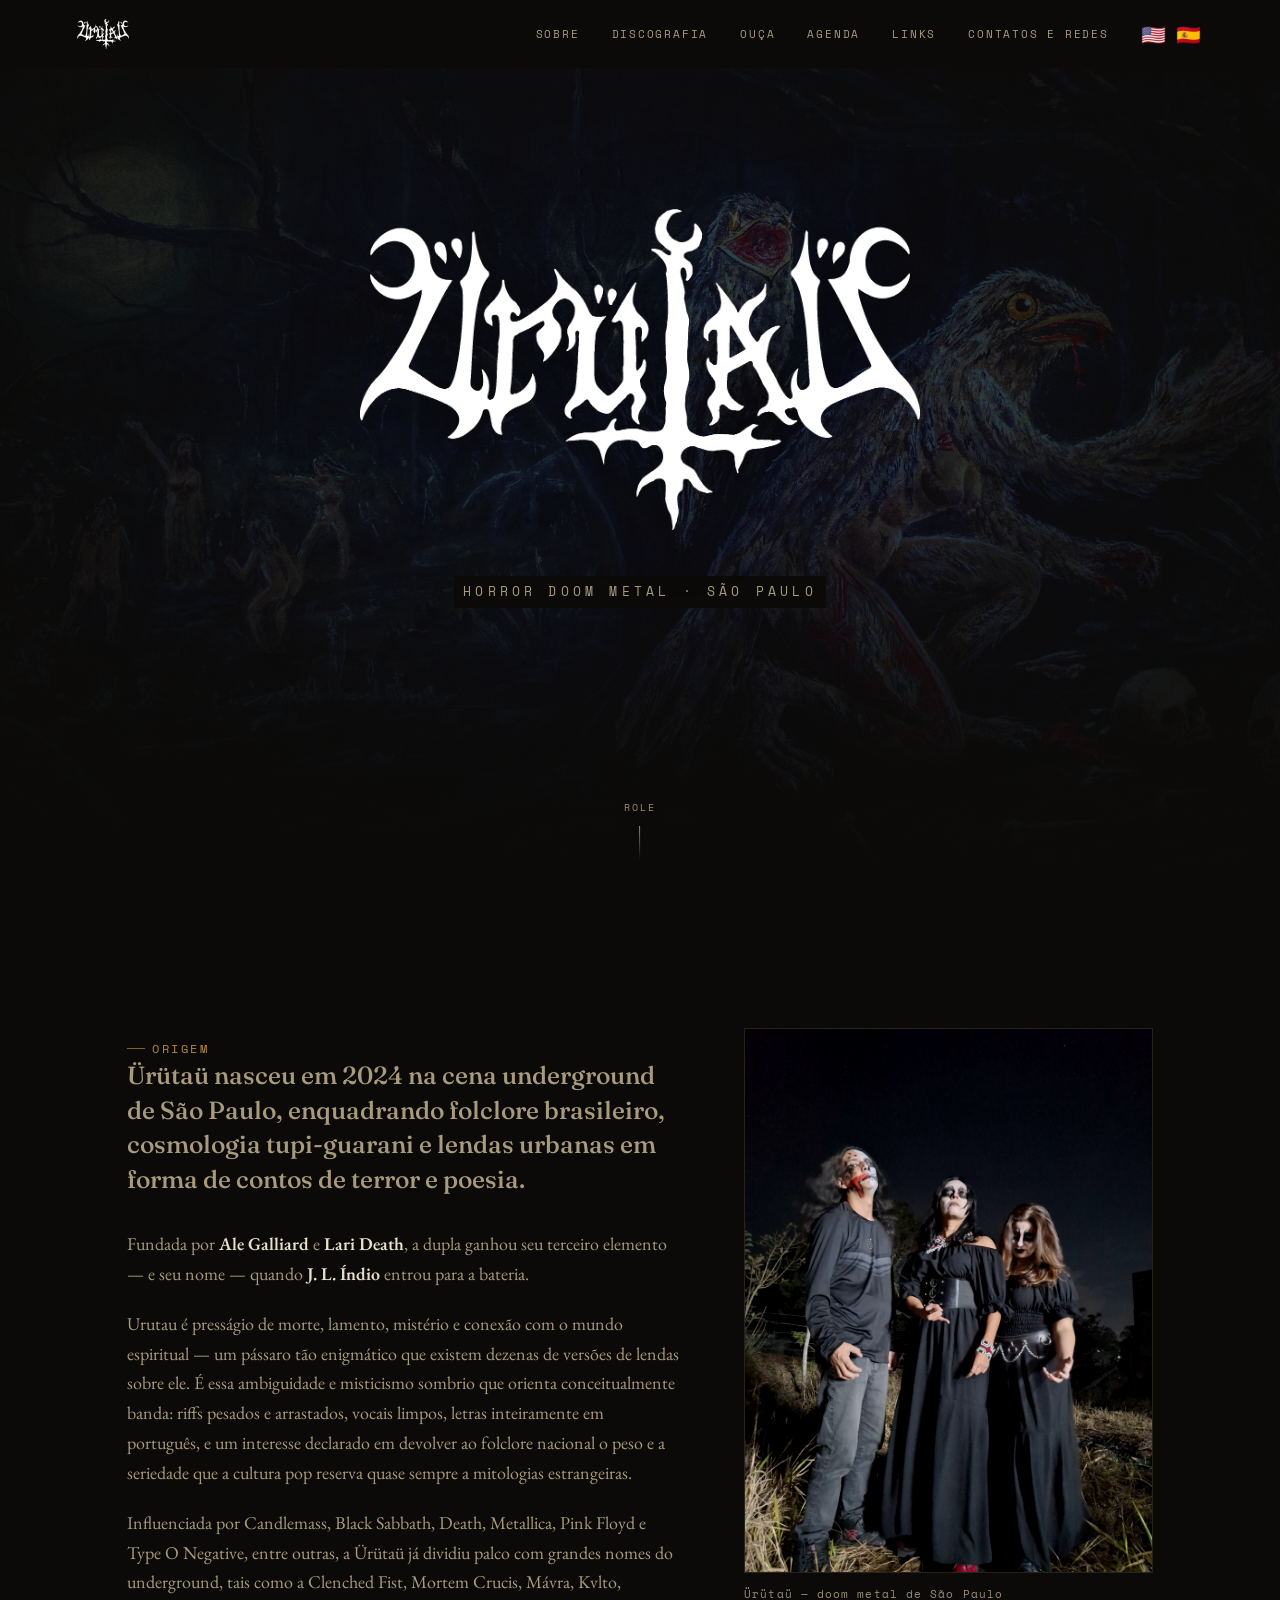
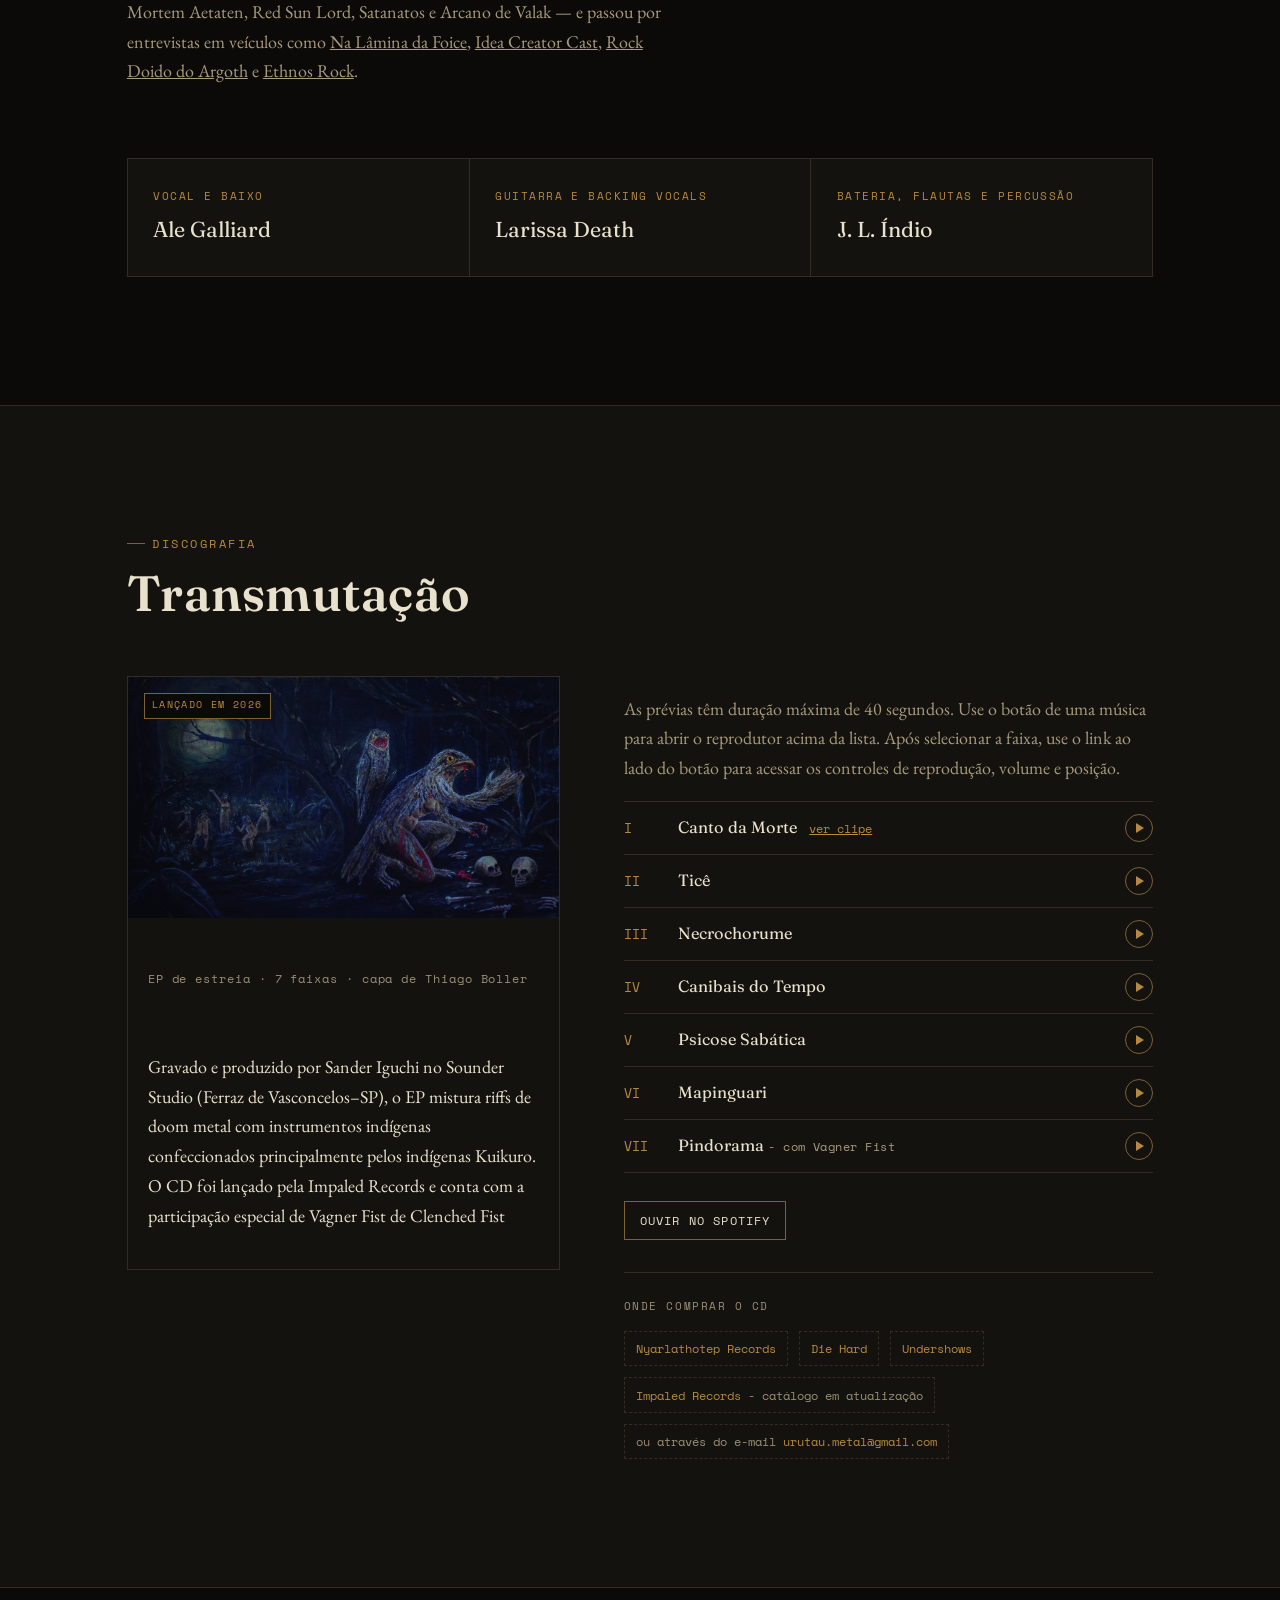
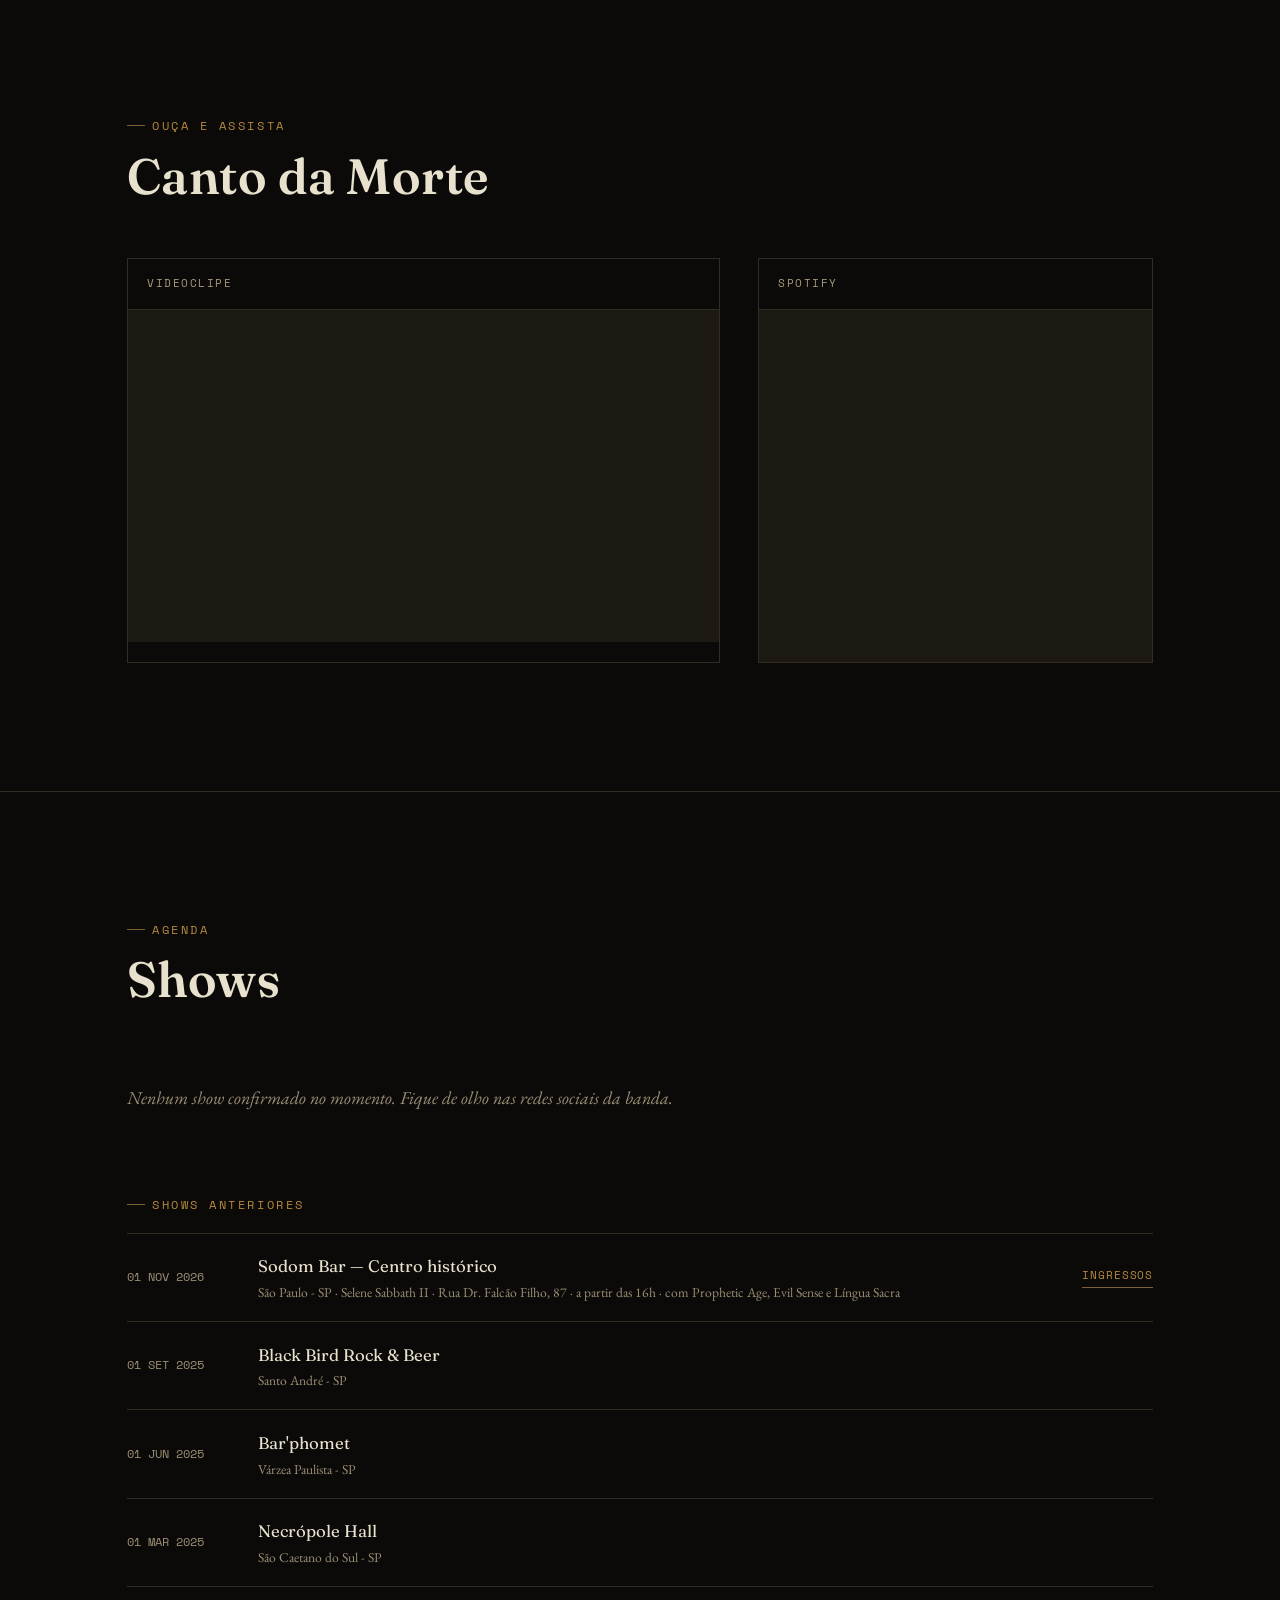
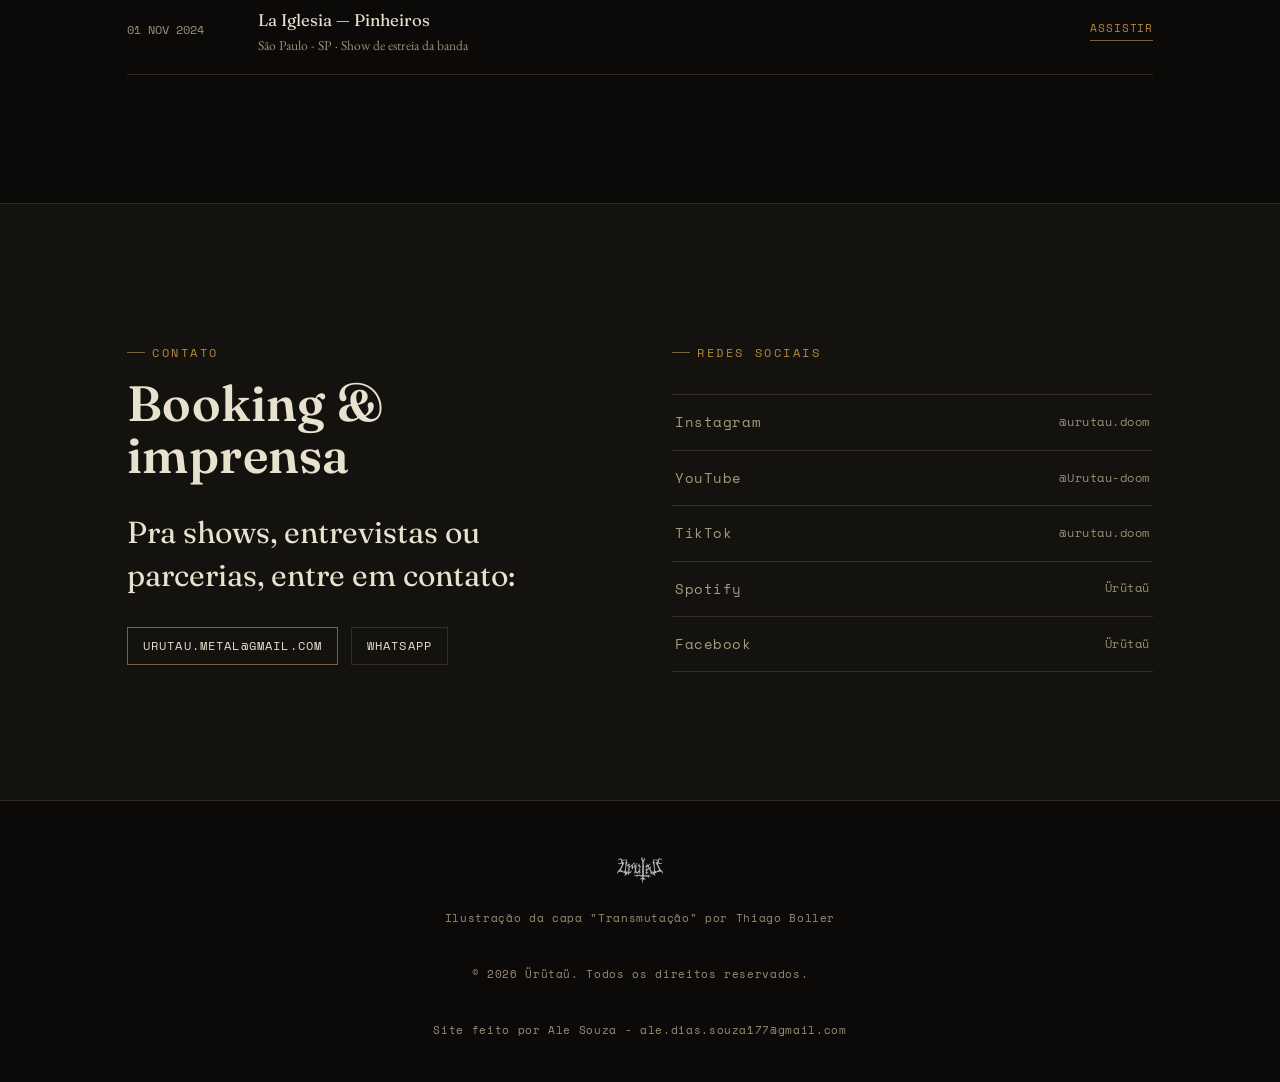
<file: index.html>
<!DOCTYPE html>
<html lang="pt-BR">
<head>
  <!-- Google tag (gtag.js) -->
<script async src="https://www.googletagmanager.com/gtag/js?id=G-QJNE8HHXBH"></script>
<script>
  window.dataLayer = window.dataLayer || [];
  function gtag(){dataLayer.push(arguments);}
  gtag('js', new Date());

  gtag('config', 'G-QJNE8HHXBH');
</script>
<meta charset="UTF-8">
<meta name="viewport" content="width=device-width, initial-scale=1.0">
<title>Ürütaü — Banda de Doom Metal de São Paulo</title>
<meta name="description" content="Ürütaü é uma banda de doom metal de São Paulo (SP) que enquadra folclore brasileiro, cosmologia tupi-guarani e lendas urbanas em contos de terror e poesia cantados em português. Ouça, veja a agenda de shows e conheça o EP Transmutação.">
<meta name="robots" content="index, follow">
<link rel="canonical" href="https://urutaudoom.com.br/">
<link rel="alternate" hreflang="pt-BR" href="https://urutaudoom.com.br/">
<link rel="alternate" hreflang="en" href="https://urutaudoom.com.br/en/">
<link rel="alternate" hreflang="es" href="https://urutaudoom.com.br/es/">
<link rel="alternate" hreflang="x-default" href="https://urutaudoom.com.br/">

<!-- Open Graph -->
<meta property="og:site_name" content="Ürütaü">
<meta property="og:title" content="Ürütaü — Banda de Doom Metal de São Paulo">
<meta property="og:description" content="Riffs pesados, vocais limpos, letras em português. Folclore, terror e poesia em forma de doom metal.">
<meta property="og:image" content="https://urutaudoom.com.br/assets/ilustracao-ep.jpg">
<meta property="og:url" content="https://urutaudoom.com.br/">
<meta property="og:type" content="website">
<meta property="og:locale" content="pt_BR">
<meta property="og:locale:alternate" content="en_US">
<meta property="og:locale:alternate" content="es_ES">

<!-- Twitter / X Card -->
<meta name="twitter:card" content="summary_large_image">
<meta name="twitter:title" content="Ürütaü — Banda de Doom Metal de São Paulo">
<meta name="twitter:description" content="Folclore brasileiro, cosmologia tupi-guarani e lendas urbanas em forma de contos de terror e poesia. Riffs pesados, vocais limpos, letras em português.">
<meta name="twitter:image" content="https://urutaudoom.com.br/assets/ilustracao-ep.jpg">

<link rel="icon" href="assets/logo.png">
<link rel="preconnect" href="https://fonts.googleapis.com">
<link rel="preconnect" href="https://fonts.gstatic.com" crossorigin>
<link rel="preconnect" href="https://open.spotify.com">
<link rel="preconnect" href="https://www.youtube-nocookie.com">
<link href="https://fonts.googleapis.com/css2?family=Fraunces:opsz,wght@9..144,500;9..144,600;9..144,700&family=EB+Garamond:ital,wght@0,400;0,500;1,400&family=Space+Mono:wght@400;700&display=swap" rel="stylesheet">
<link rel="stylesheet" href="css/style.css">

<!-- Dados estruturados (JSON-LD) — ajuda buscadores a entender que isso
     é uma banda, quem são os integrantes e onde seguir/ouvir. Atualize
     "sameAs" e "url" se algum link mudar. -->
<script type="application/ld+json">
{
  "@context": "https://schema.org",
  "@type": "MusicGroup",
  "name": "Ürütaü",
  "alternateName": "Ürütau",
  "genre": ["Doom Metal", "Heavy Metal"],
  "foundingDate": "2024",
  "foundingLocation": {
    "@type": "Place",
    "name": "São Paulo, SP, Brasil"
  },
  "url": "https://urutaudoom.com.br/",
  "inLanguage": "pt-BR",
  "logo": "https://urutaudoom.com.br/assets/logo.png",
  "image": "https://urutaudoom.com.br/assets/ilustracao-ep.jpg",
  "description": "Banda de doom metal de São Paulo que enquadra folclore brasileiro, cosmologia tupi-guarani e lendas urbanas em contos de terror e poesia, cantados em português.",
  "member": [
    { "@type": "Person", "name": "Ale Galliard", "roleName": "Vocal e baixo" },
    { "@type": "Person", "name": "Larissa Death", "roleName": "Guitarra e backing vocals" },
    { "@type": "Person", "name": "J. L. Índio", "roleName": "Bateria, flautas e percussão" }
  ],
  "sameAs": [
    "https://www.instagram.com/urutau.doom",
    "https://www.youtube.com/@Urutau-doom",
    "https://www.tiktok.com/@urutau.doom",
    "https://open.spotify.com/artist/2QtIRcPDaR8o3oqRsnA0KX",
    "https://www.facebook.com/share/17Nazrt1NJ/"
  ]
}
</script>
</head>
<body>
<a class="skip-link" href="#main-content">Pular para o conteúdo</a>

<nav class="nav" id="nav">
  <div class="nav__mark"><img src="assets/logo.png" alt="Logotipo da banda brasileira de horror doom metal Urutau, de São Paulo, com o nome da banda em letras estilizadas." width="140" height="80"></div>
  <button class="nav__toggle" id="navToggle" aria-expanded="false" aria-controls="navLinks">Menu</button>
  <div class="nav__links" id="navLinks">
    <a href="#sobre">Sobre</a>
    <a href="#discografia">Discografia</a>
    <a href="#ouca">Ouça</a>
    <a href="#agenda">Agenda</a>
    <a href="/links">Links</a>
    <a href="#contato">Contatos e redes</a>
    <span class="nav__langs" role="group" aria-label="Selecionar idioma">
      <a href="/en/" hreflang="en" aria-label="Inglês">🇺🇸</a>
      <a href="/es/" hreflang="es" aria-label="Espanhol">🇪🇸</a>
    </span>
  </div>
</nav>

<main id="main-content" tabindex="-1">

<!-- HERO -->
<header class="hero">
  <div class="hero__bg" role="img" aria-label="Transmutação: guerreira indígena se transforma em urutau, com outra ave atrás dela. Ilustração de Thiago Boller."></div>
  <div class="hero__scrim"></div>
  <div class="hero__content">
    <h1 class="sr-only">Ürütaü — banda de horror doom metal de São Paulo</h1>
    <img class="hero__logo" src="assets/logo.png" alt="" width="2424" height="1390" role="presentation">
    <p class="hero__tagline">Horror doom metal · São Paulo</p>
    <div class="hero__links">

      <div class="hero__bandcamp">
        <iframe scrolling="no" class="iframe-flush" src="https://bandcamp.com/band_follow_button_classic/1407030763" title="Seguir Ürütaü no Bandcamp" loading="lazy"></iframe>
      </div>
    </div>
  </div>
  <div class="hero__scroll"><span>Role</span><span class="hero__scroll-line"></span></div>
</header>

<!-- SOBRE -->
<section class="section" id="sobre">
  <div class="container">
    <div class="sobre">
      <div class="sobre__text reveal">
        <h2 class="eyebrow">Origem</h2>
        <p class="sobre__lede">Ürütaü nasceu em 2024 na cena underground de São Paulo, enquadrando folclore brasileiro, cosmologia tupi-guarani e lendas urbanas em forma de contos de terror e poesia.</p>
        <p>Fundada por <strong>Ale Galliard</strong> e <strong>Lari Death</strong>, a dupla ganhou seu terceiro elemento — e seu nome — quando <strong>J. L. Índio</strong> entrou para a bateria.</p>
        <p>Urutau é presságio de morte, lamento, mistério e conexão com o mundo espiritual — um pássaro tão enigmático que existem dezenas de versões de lendas sobre ele. É essa ambiguidade e misticismo sombrio que orienta conceitualmente banda: riffs pesados e arrastados, vocais limpos, letras inteiramente em português, e um interesse declarado em devolver ao folclore nacional o peso e a seriedade que a cultura pop reserva quase sempre a mitologias estrangeiras.</p>
        <p>Influenciada por Candlemass, Black Sabbath, Death, Metallica, Pink Floyd e Type O Negative, entre outras, a Ürütaü já dividiu palco com grandes nomes do underground, tais como a Clenched Fist, Mortem Crucis, Mávra, Kvlto, Mortem Aetaten, Red Sun Lord, Satanatos e Arcano de Valak — e passou por entrevistas em veículos como <a href="https://www.youtube.com/live/3kj3xcuJYu0?si=MPWhUmQVh30efZOI&t=6283" target="_blank" rel="noopener">Na Lâmina da Foice</a>, <a href="https://youtu.be/ehIBhbWyuD4?si=ixSk5CCgYab3Sc5v" target="_blank" rel="noopener">Idea Creator Cast</a>, <a href="https://www.youtube.com/watch?v=IE1sYvqQ3E8" target="_blank" rel="noopener">Rock Doido do Argoth</a> e <a href="https://www.youtube.com/live/z6_cGyaVimI?si=hqIt5plG8CiTBQRk" target="_blank" rel="noopener">Ethnos Rock</a>.</p>
      </div>
      <div class="sobre__photo reveal">
        <img src="assets/banda.jpg" alt="Os 3 integrantes da banda brasileira de horror doom metal Urutau posam com corpse paint em uma fotografia noturna." loading="lazy" width="1800" height="2400">
        <p class="sobre__photo-cap">Ürütaü — doom metal de São Paulo</p>
      </div>
    </div>

    <div class="lineup reveal">
      <div class="lineup__item">
        <span class="lineup__role">Vocal e baixo</span>
        <span class="lineup__name">Ale Galliard</span>
      </div>
      <div class="lineup__item">
        <span class="lineup__role">Guitarra e backing vocals</span>
        <span class="lineup__name">Larissa Death</span>
      </div>
      <div class="lineup__item">
        <span class="lineup__role">Bateria, flautas e percussão</span>
        <span class="lineup__name">J. L. Índio</span>
      </div>
    </div>
  </div>
</section>

<!-- DISCOGRAFIA -->
<section class="section section--panel" id="discografia">
  <div class="container">
    <div class="section__head reveal">
      <span class="eyebrow">Discografia</span>
      <h2 class="section__title">Transmutação</h2>
    </div>

    <div class="disco">
      <div class="disco__art reveal">
        <span class="disco__status">Lançado em 2026</span>
        <img src="assets/ilustracao-ep.jpg" alt="Transmutação: guerreira indígena se transforma em urutau, com outra ave atrás dela. Ilustração de Thiago Boller." loading="lazy" width="1200" height="673">
        <br>
        <div class="disco__text">
          <p class="disco__sub">EP de estreia · 7 faixas · capa de Thiago Boller <br>
            <iframe scrolling="no" style="border: 0;width: 100%;height: 33px;" src="https://bandcamp.com/band_follow_button_classic/1407030763"></iframe>
          </p>
          <p class="disco__desc">Gravado e produzido por Sander Iguchi no Sounder Studio (Ferraz de Vasconcelos–SP), o EP mistura riffs de doom metal com instrumentos indígenas confeccionados principalmente pelos indígenas Kuikuro. O CD foi lançado pela <a href="https://impaledrecordsbrasil.com.br/" target="_blank" rel="noopener">Impaled Records</a> e conta com a participação especial de Vagner Fist de Clenched Fist</p>
        </div>
      </div>

      <div class="disco__meta reveal">
        
        <p id="previewHelp">As prévias têm duração máxima de 40 segundos. Use o botão de uma música para abrir o reprodutor acima da lista. Após selecionar a faixa, use o link ao lado do botão para acessar os controles de reprodução, volume e posição.</p>

        <!-- um único player, reaproveitado por todas as faixas -->
        <div class="preview-player" id="previewRegion" role="region" aria-labelledby="previewLabel" hidden>
          <p id="previewLabel">Prévia de Canto da Morte</p>
          <audio id="previewPlayer" tabindex="-1" controls preload="none" aria-labelledby="previewLabel" aria-describedby="previewHelp" src="assets/audio/urutau-canto-da-morte-preview.mp3"></audio>
            <details class="preview-transcript" id="transcript-canto-da-morte">
              <summary>Transcrição da prévia de Canto da Morte</summary>
              <div class="preview-transcript__lines" lang="pt-BR">
                <p class="preview-verse" data-start="4" data-end="5">O que ela quer?</p>
                <p class="preview-verse" data-start="6" data-end="7">Sua alma</p>
                <p class="preview-verse" data-start="8" data-end="11">Sua lascívia vai te encantar</p>
                <p class="preview-verse" data-start="12" data-end="13">O que ela quer?</p>
                <p class="preview-verse" data-start="14" data-end="15">Sua alma</p>
                <p class="preview-verse" data-start="16" data-end="20">Ela seduz pra devorar</p>
                <p class="preview-verse" data-start="36" data-end="39">Caia nas ondas da perdição selvagem</p>
              </div>
            </details>
            <details class="preview-transcript" id="transcript-tice" hidden>
              <summary>Transcrição da prévia de Ticê</summary>
              <div class="preview-transcript__lines" lang="pt-BR">
                <p class="preview-verse" data-start="0" data-end="5">Ela irá te entorpecer</p>
                <p class="preview-verse" data-start="15" data-end="18">Venha, chegue perto pra que eu possa te enganar</p>
                <p class="preview-verse" data-start="19" data-end="22">Meu lugar no submundo agora eu vou conquistar</p>
                <p class="preview-verse" data-start="23" data-end="25">Venha, me encare, meu olhar te fulminar</p>
                <p class="preview-verse" data-start="26" data-end="30">Vou reinar no submundo, nenhum deus vai me parar</p>
              </div>
            </details>
            <details class="preview-transcript" id="transcript-necrochorume" hidden>
              <summary>Transcrição da prévia de Necrochorume</summary>
              <div class="preview-transcript__lines" lang="pt-BR">
                <p class="preview-verse" data-start="37" data-end="40">Pessoas fracas que dependem do sobrenatural</p>
              </div>
            </details>
            <details class="preview-transcript" id="transcript-canibais-do-tempo" hidden>
              <summary>Transcrição da prévia de Canibais do Tempo</summary>
              <div class="preview-transcript__lines" lang="pt-BR">
                <p class="preview-verse" data-start="0" data-end="2">Canibais do tempo</p>
                <p class="preview-verse" data-start="3" data-end="5">Sorvem o momento</p>
                <p class="preview-verse" data-start="6" data-end="12">E a carne da sua vida</p>
                <p class="preview-verse" data-start="26" data-end="31">Com o sangue dos canibais eu tomo as rédeas da minha vida</p>
                <p class="preview-verse" data-start="32" data-end="37">Por vingança eu os deixo pra trás nenhum deles me massacra mais</p>
                <p class="preview-verse" data-start="38" data-end="40">Danço insanamente...</p>
              </div>
            </details>
            <details class="preview-transcript" id="transcript-psicose-sabatica" hidden>
              <summary>Transcrição da prévia de Psicose Sabática</summary>
              <div class="preview-transcript__lines" lang="pt-BR">
                <p class="preview-verse" data-start="1" data-end="3">Minha realidade me salva</p>
                <p class="preview-verse" data-start="4" data-end="6">Minha loucura te consome</p>
                <p class="preview-verse" data-start="7" data-end="9">Tema minha magia</p>
                <p class="preview-verse" data-start="10" data-end="14">Queimadas, torturadas, enforcadas</p>
                <p class="preview-verse" data-start="16" data-end="22">Meu crime é não ser sua submissa</p>
              </div>
            </details>
            <details class="preview-transcript" id="transcript-mapinguari" hidden>
              <summary>Transcrição da prévia de Mapinguari</summary>
              <div class="preview-transcript__lines" lang="pt-BR">
                <p class="preview-verse" data-start="14" data-end="20">Ouça seus passos</p>
                <p class="preview-verse" data-start="21" data-end="23">Gritos ecoados</p>
                <p class="preview-verse" data-start="27" data-end="33">Desalmado</p>
                <p class="preview-verse" data-start="34" data-end="35">Ele vaga</p>
                <p class="preview-verse" data-start="36" data-end="39">A sentença te aguarda</p>
              </div>
            </details>
            <details class="preview-transcript" id="transcript-pindorama" hidden>
              <summary>Transcrição da prévia de Pindorama</summary>
              <div class="preview-transcript__lines" lang="pt-BR">
                <p class="preview-verse" data-start="18" data-end="21">Pindorama, terra sagrada</p>
                <p class="preview-verse" data-start="22" data-end="25">Nunca descoberta, mas invadida</p>
                <p class="preview-verse" data-start="26" data-end="28">Ganância européia</p>
                <p class="preview-verse" data-start="29" data-end="31">Ao Jesus dos caraíbas</p>
              </div>
            </details>
        </div>
        <p id="previewStatus" role="status" aria-atomic="true"></p>
        <p id="previewAnnouncement" class="sr-only" role="status" aria-atomic="true"></p>

        <ul class="tracklist">
          <li><span class="num">I</span><span class="name">Canto da Morte <a class="track-video" href="https://youtu.be/8MShEesDxVA" target="_blank" rel="noopener" aria-label="Ver clipe de Canto da Morte">ver clipe</a></span><span class="lore">
            <button class="track-play" aria-controls="previewRegion" aria-expanded="false" aria-describedby="previewHelp" data-audio="assets/audio/urutau-canto-da-morte-preview.mp3" data-transcript="transcript-canto-da-morte" data-track="I. Canto da Morte" aria-label="Ouvir prévia de Canto da Morte">
              <span class="play-icon" aria-hidden="true"></span>
            </button>
            <a class="preview-jump" href="#previewPlayer" hidden>Ir para os controles da prévia</a>
          </span></li>
          <li><span class="num">II</span><span class="name">Ticê</span><span class="lore">
            <button class="track-play" aria-controls="previewRegion" aria-expanded="false" aria-describedby="previewHelp" data-audio="assets/audio/urutau-tice-preview.mp3" data-transcript="transcript-tice" data-track="II. Ticê" aria-label="Ouvir prévia de Ticê">
              <span class="play-icon" aria-hidden="true"></span>
            </button>
            <a class="preview-jump" href="#previewPlayer" hidden>Ir para os controles da prévia</a>
          </span></li>
          <li><span class="num">III</span><span class="name">Necrochorume</span><span class="lore">
            <button class="track-play" aria-controls="previewRegion" aria-expanded="false" aria-describedby="previewHelp" data-audio="assets/audio/urutau-necrochorume-preview.mp3" data-transcript="transcript-necrochorume" data-track="III. Necrochorume" aria-label="Ouvir prévia de Necrochorume">
              <span class="play-icon" aria-hidden="true"></span>
            </button>
            <a class="preview-jump" href="#previewPlayer" hidden>Ir para os controles da prévia</a>
          </span></li>
          <li><span class="num">IV</span><span class="name">Canibais do Tempo</span><span class="lore">
            <button class="track-play" aria-controls="previewRegion" aria-expanded="false" aria-describedby="previewHelp" data-audio="assets/audio/urutau-canibais-do-tempo-preview.mp3" data-transcript="transcript-canibais-do-tempo" data-track="IV. Canibais do Tempo" aria-label="Ouvir prévia de Canibais do Tempo">
              <span class="play-icon" aria-hidden="true"></span>
            </button>
            <a class="preview-jump" href="#previewPlayer" hidden>Ir para os controles da prévia</a>
          </span></li>
          <li><span class="num">V</span><span class="name">Psicose Sabática</span><span class="lore">
            <button class="track-play" aria-controls="previewRegion" aria-expanded="false" aria-describedby="previewHelp" data-audio="assets/audio/urutau-psicose-sabatica-preview.mp3" data-transcript="transcript-psicose-sabatica" data-track="V. Psicose Sabática" aria-label="Ouvir prévia de Psicose Sabática">
              <span class="play-icon" aria-hidden="true"></span>
            </button>
            <a class="preview-jump" href="#previewPlayer" hidden>Ir para os controles da prévia</a>
          </span></li>
          <li><span class="num">VI</span><span class="name">Mapinguari</span><span class="lore">
            <button class="track-play" aria-controls="previewRegion" aria-expanded="false" aria-describedby="previewHelp" data-audio="assets/audio/urutau-mapinguari-preview.mp3" data-transcript="transcript-mapinguari" data-track="VI. Mapinguari" aria-label="Ouvir prévia de Mapinguari">
              <span class="play-icon" aria-hidden="true"></span>
            </button>
            <a class="preview-jump" href="#previewPlayer" hidden>Ir para os controles da prévia</a>
          </span></li>
          <li><span class="num">VII</span><span class="name">Pindorama <small> - com Vagner Fist</small></span><span class="lore">
            <button class="track-play" aria-controls="previewRegion" aria-expanded="false" aria-describedby="previewHelp" data-audio="assets/audio/urutau-pindorama-preview.mp3" data-transcript="transcript-pindorama" data-track="VII. Pindorama" aria-label="Ouvir prévia de Pindorama">
              <span class="play-icon" aria-hidden="true"></span>
            </button>
            <a class="preview-jump" href="#previewPlayer" hidden>Ir para os controles da prévia</a>
          </span>
          </li>
        </ul>



        <div class="btn-row">
          <a class="btn" href="https://open.spotify.com/artist/2QtIRcPDaR8o3oqRsnA0KX" target="_blank" rel="noopener">Ouvir no Spotify</a>

        </div>

        <div class="vendas">
          <span class="vendas__label">Onde comprar o CD</span>
          <ul class="vendas__list">
            <li><a href="https://www.nyarlathotep-records.com.br/produtos/urutau-transmutacao-cd-ib1iw/" target="_blank" rel="noopener">Nyarlathotep Records</a></li>
            <li><a href="https://www.diehard.com.br/" target="_blank" rel="noopener">Die Hard</a></li>
            <li><a href="https://www.undershows.com.br/" target="_blank" rel="noopener">Undershows</a></li>
            <li><a href="https://impaledrecordsbrasil.com.br/" target="_blank" rel="noopener">Impaled Records</a> - catálogo em atualização</li>
            <li>ou através do e-mail <a href="mailto:urutau.metal@gmail.com" target="_blank" rel="noopener">urutau.metal@gmail.com</a></li>
          </ul>
        </div>
      </div>
    </div>
  </div>
</section>

<!-- OUÇA -->
<section class="section" id="ouca">
  <div class="container">
    <div class="section__head reveal">
      <span class="eyebrow">Ouça e assista</span>
      <h2 class="section__title">Canto da Morte</h2>
    </div>

    <div class="ouca">
      <div class="player-card reveal">
        <div class="player-card__head">
          <span class="player-card__label">Videoclipe</span>
        </div>
        <div class="player-card__frame">
          <iframe src="https://www.youtube-nocookie.com/embed/8MShEesDxVA" title="Ürütaü — Canto da Morte (videoclipe)" loading="lazy" allow="accelerometer; autoplay; clipboard-write; encrypted-media; gyroscope; picture-in-picture" allowfullscreen></iframe>
        </div>
      </div>

      <div class="player-card player-card--spotify reveal">
        <div class="player-card__head">
          <span class="player-card__label">Spotify</span>
        </div>
        <div class="player-card__frame">
          <iframe src="https://open.spotify.com/embed/artist/2QtIRcPDaR8o3oqRsnA0KX?utm_source=generator&theme=0" title="Ürütaü no Spotify" loading="lazy" allow="autoplay; clipboard-write; encrypted-media; fullscreen; picture-in-picture"></iframe>
        </div>
      </div>
    </div>
  </div>
</section>

<!-- AGENDA -->
<section class="section" id="agenda">
  <div class="container">
    <div class="section__head reveal">
      <span class="eyebrow">Agenda</span>
      <h2 class="section__title">Shows</h2>
    </div>

    <div id="agendaProximo" class="reveal"></div>

    <div class="reveal" style="margin-top: 3rem;">
      <h3 class="eyebrow" style="margin-bottom:1.2rem; display:inline-flex;">Shows anteriores</h3>
      <ul class="agenda__list" id="agendaPassados"></ul>
    </div>
  </div>
</section>

<!-- CONTATO -->
<section class="section section--panel" id="contato">
  <div class="container">
    <div class="contato">
      <div class="reveal">
        <span class="eyebrow">Contato</span>
        <h2 class="section__title" style="margin-top:0.9rem; margin-bottom:1.2rem;">Booking &amp; imprensa</h2>
        <p class="contato__lede">Pra shows, entrevistas ou parcerias, entre em contato:</p>
        <div class="btn-row">
          <a class="btn" href="mailto:urutau.metal@gmail.com">urutau.metal@gmail.com</a>
          <a class="btn btn--ghost" href="https://wa.me/5511997506060" target="_blank" rel="noopener">WhatsApp</a>
        </div>
      </div>

      <div class="reveal">
        <h2 class="eyebrow">Redes sociais</h2>
        <ul class="social">
          <li><a href="https://www.instagram.com/urutau.doom" target="_blank" rel="noopener">Instagram <span class="handle">@urutau.doom</span></a></li>
          <li><a href="https://www.youtube.com/@Urutau-doom" target="_blank" rel="noopener">YouTube <span class="handle">@Urutau-doom</span></a></li>
          <li><a href="https://www.tiktok.com/@urutau.doom" target="_blank" rel="noopener">TikTok <span class="handle">@urutau.doom</span></a></li>
          <li><a href="https://open.spotify.com/artist/2QtIRcPDaR8o3oqRsnA0KX" target="_blank" rel="noopener">Spotify <span class="handle">Ürütaü</span></a></li>
          <li><a href="https://www.facebook.com/share/17Nazrt1NJ/" target="_blank" rel="noopener">Facebook <span class="handle">Ürütaü</span></a></li>
        </ul>
      </div>
    </div>
  </div>
</section>

</main>

<footer class="footer">
  <div class="footer__mark"><img src="assets/logo.png" alt="" role="presentation"></div>
  <p class="footer__credit">Ilustração da capa "Transmutação" por Thiago Boller</p>
  <p class="footer__copy">© <span id="year"></span> Ürütaü. Todos os direitos reservados.</p>
  <p class="footer__copy">Site feito por Ale Souza - <a href="mailto:ale.dias.souza177@gmail.com">ale.dias.souza177@gmail.com</a></p>
</footer>

<script src="data/shows.js"></script>
<script src="js/main.js"></script>
<script src="js/player.js"></script>
</body>
</html>
</file>
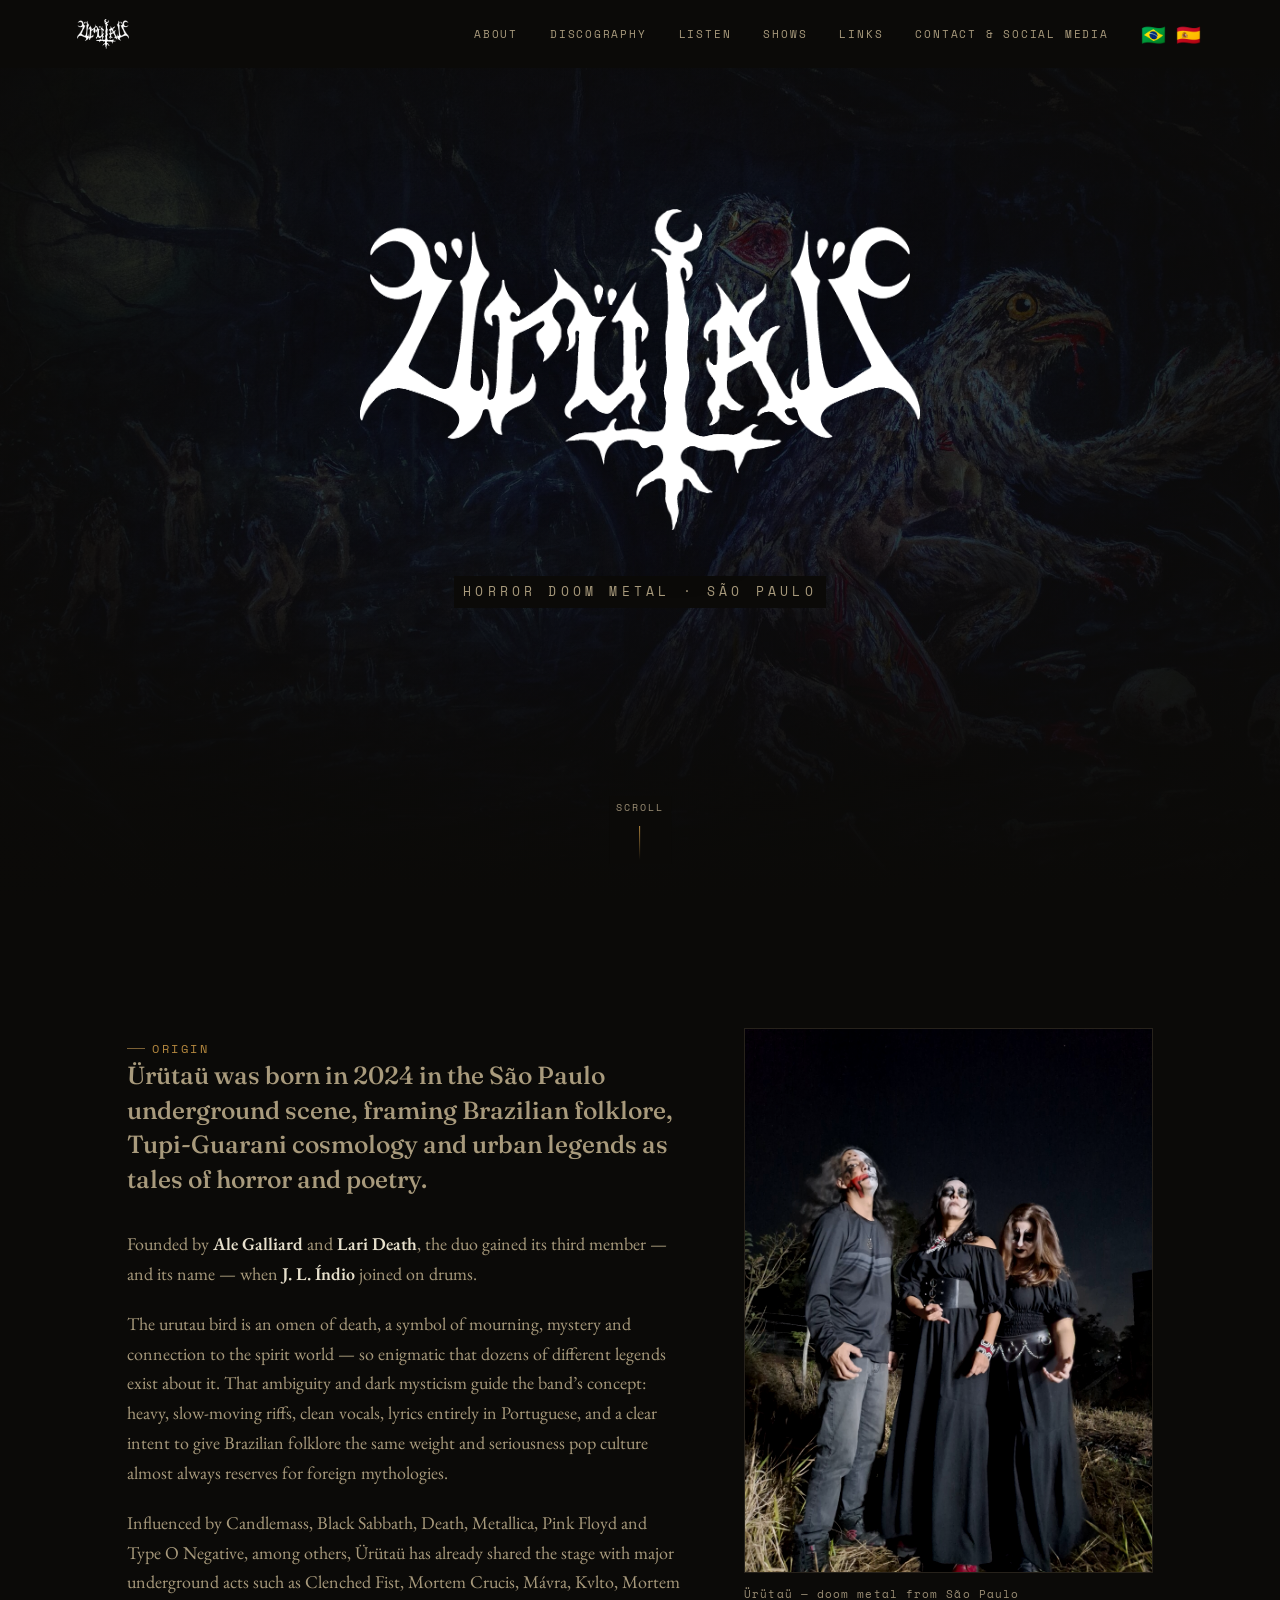
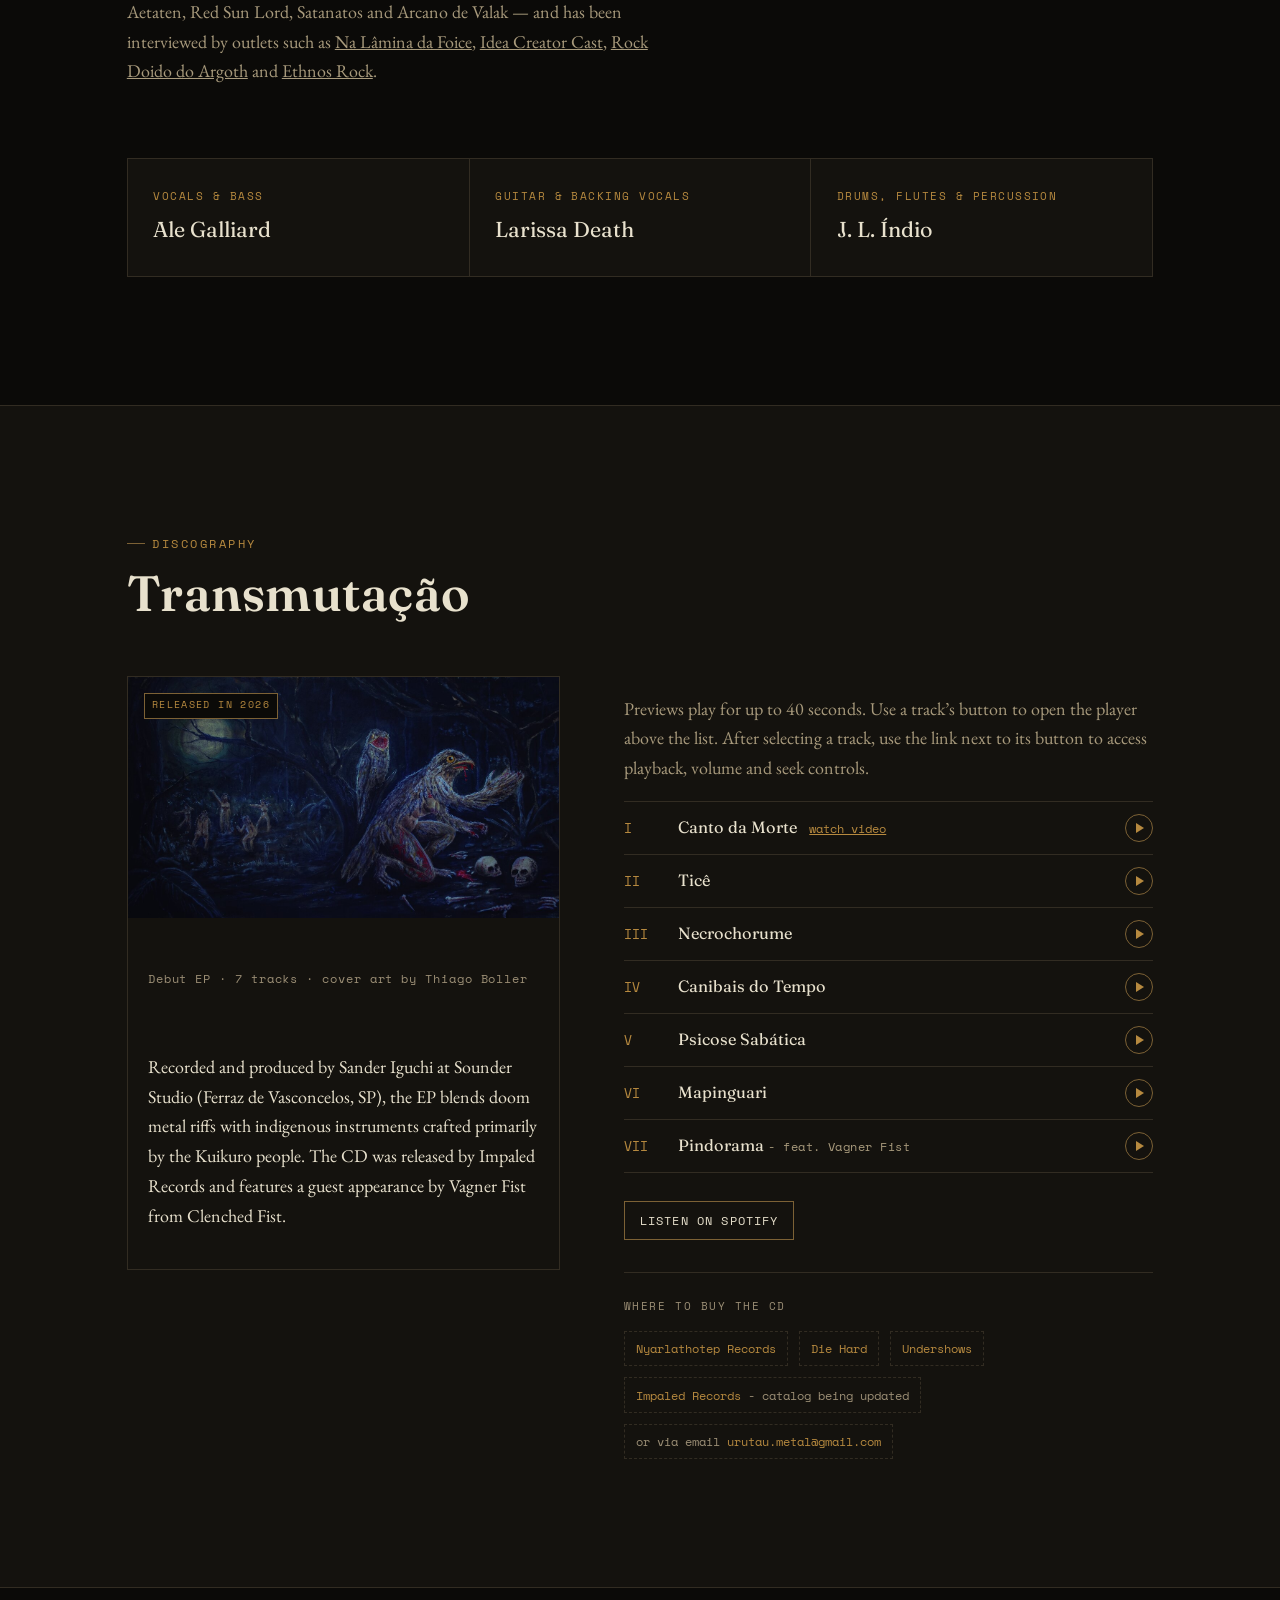
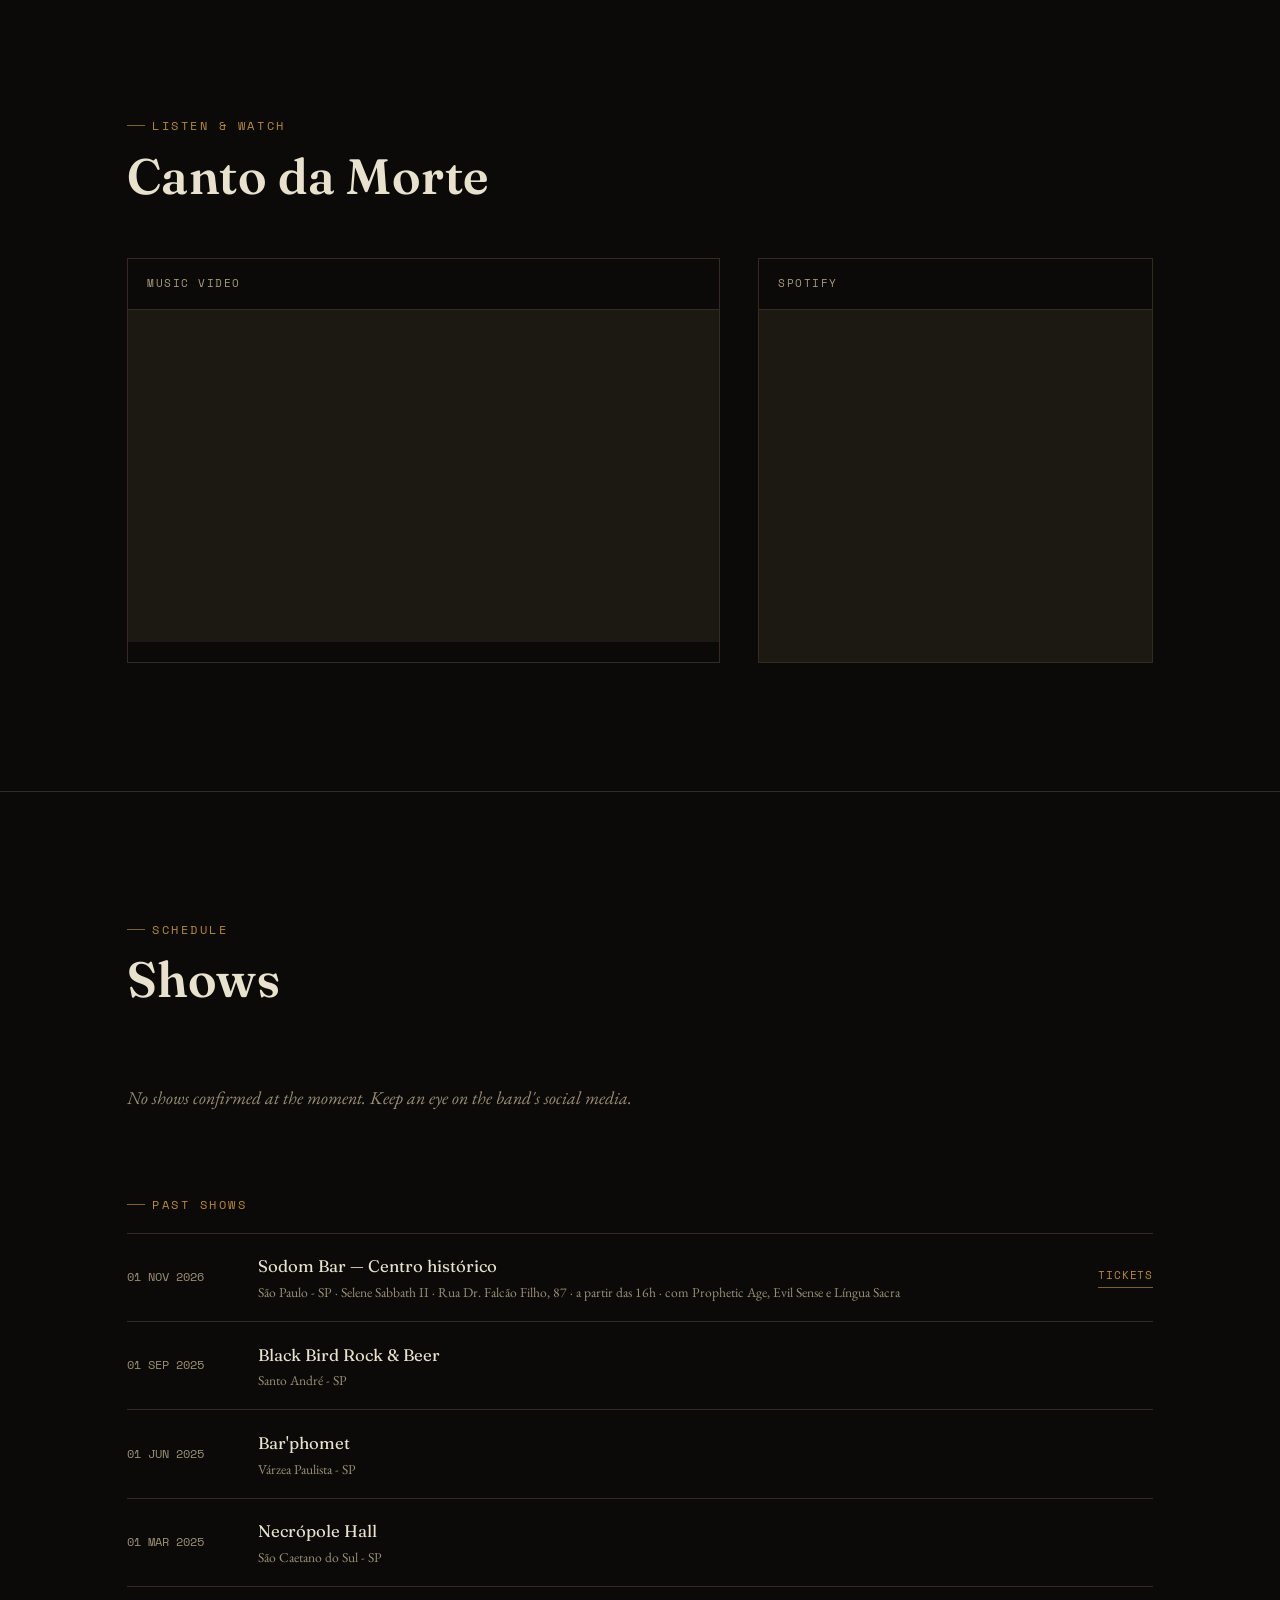
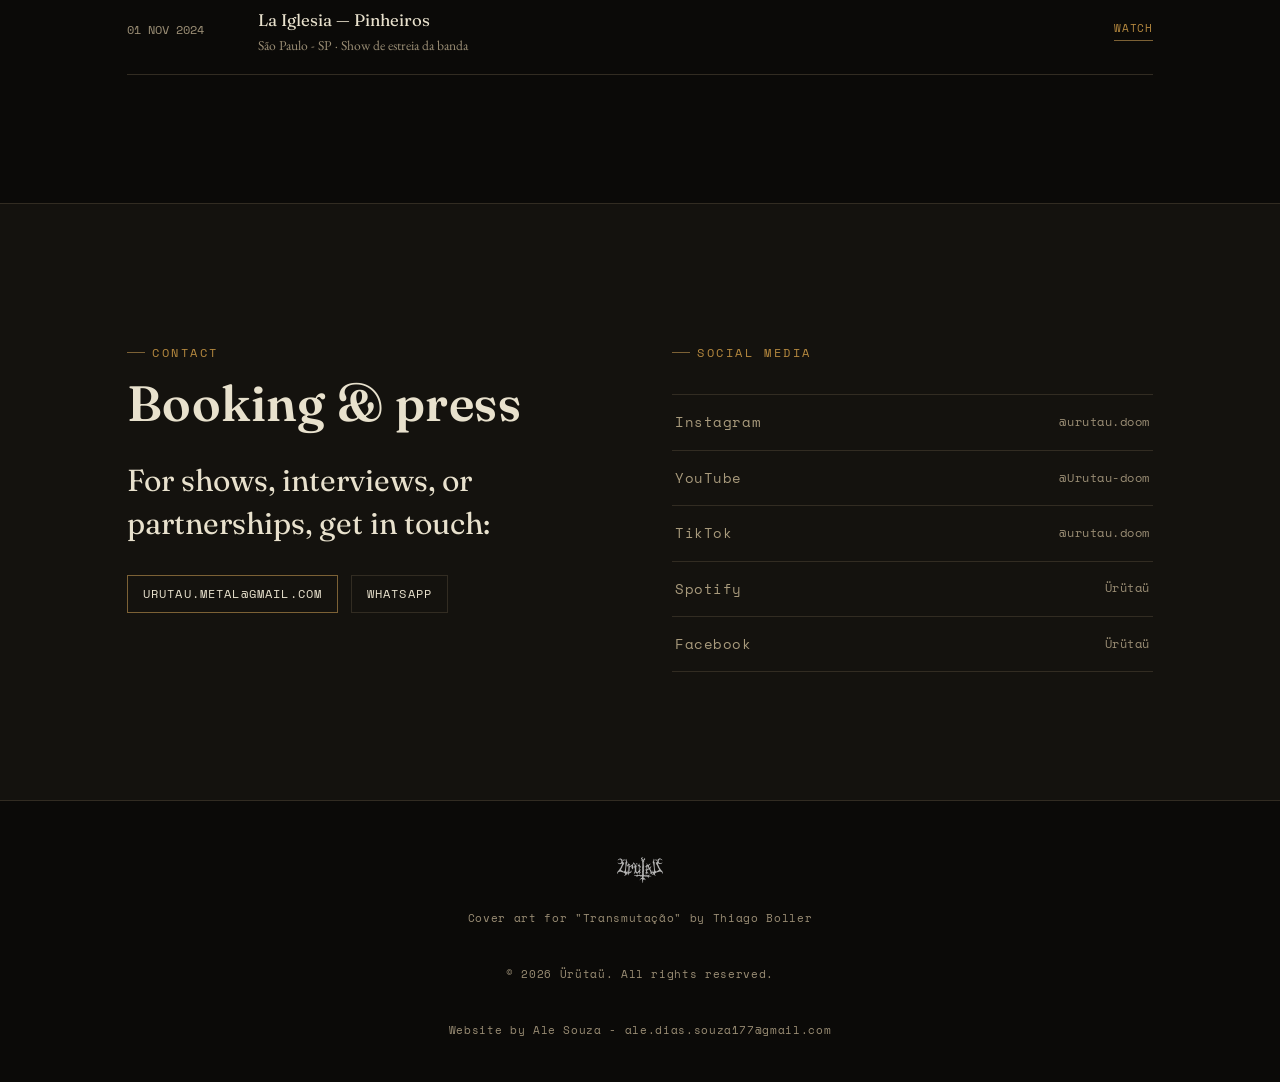
<file: en/index.html>
<!DOCTYPE html>
<html lang="en">
<head>
  <!-- Google tag (gtag.js) -->
<script async src="https://www.googletagmanager.com/gtag/js?id=G-QJNE8HHXBH"></script>
<script>
  window.dataLayer = window.dataLayer || [];
  function gtag(){dataLayer.push(arguments);}
  gtag('js', new Date());

  gtag('config', 'G-QJNE8HHXBH');
</script>
<meta charset="UTF-8">
<meta name="viewport" content="width=device-width, initial-scale=1.0">

<!--
  Official domain: urutaudoom.com.br (used as canonical, og:url and in
  the JSON-LD below). This is the English version, served from
  urutaudoom.com.br/en/.
-->

<title>Ürütaü — Doom Metal Band from São Paulo</title>
<meta name="description" content="Ürütaü is a doom metal band from São Paulo, Brazil, framing Brazilian folklore, Tupi-Guarani cosmology and urban legends as tales of horror and poetry, sung in Portuguese. Listen now, check upcoming shows and discover the EP Transmutação.">
<meta name="robots" content="index, follow">
<link rel="canonical" href="https://urutaudoom.com.br/en/">
<link rel="alternate" hreflang="pt-BR" href="https://urutaudoom.com.br/">
<link rel="alternate" hreflang="en" href="https://urutaudoom.com.br/en/">
<link rel="alternate" hreflang="es" href="https://urutaudoom.com.br/es/">
<link rel="alternate" hreflang="x-default" href="https://urutaudoom.com.br/">

<!-- Open Graph -->
<meta property="og:site_name" content="Ürütaü">
<meta property="og:title" content="Ürütaü — Doom Metal Band from São Paulo">
<meta property="og:description" content="Heavy riffs, clean vocals, lyrics in Portuguese. Brazilian folklore, horror and poetry as doom metal.">
<meta property="og:image" content="https://urutaudoom.com.br/assets/ilustracao-ep.jpg">
<meta property="og:url" content="https://urutaudoom.com.br/en/">
<meta property="og:type" content="website">
<meta property="og:locale" content="en_US">
<meta property="og:locale:alternate" content="pt_BR">
<meta property="og:locale:alternate" content="es_ES">

<!-- Twitter / X Card -->
<meta name="twitter:card" content="summary_large_image">
<meta name="twitter:title" content="Ürütaü — Doom Metal Band from São Paulo">
<meta name="twitter:description" content="Brazilian folklore, Tupi-Guarani cosmology and urban legends as tales of horror and poetry. Heavy riffs, clean vocals, lyrics in Portuguese.">
<meta name="twitter:image" content="https://urutaudoom.com.br/assets/ilustracao-ep.jpg">

<link rel="icon" href="../assets/logo.png">
<link rel="preconnect" href="https://fonts.googleapis.com">
<link rel="preconnect" href="https://fonts.gstatic.com" crossorigin>
<link rel="preconnect" href="https://open.spotify.com">
<link rel="preconnect" href="https://www.youtube-nocookie.com">
<link href="https://fonts.googleapis.com/css2?family=Fraunces:opsz,wght@9..144,500;9..144,600;9..144,700&family=EB+Garamond:ital,wght@0,400;0,500;1,400&family=Space+Mono:wght@400;700&display=swap" rel="stylesheet">
<link rel="stylesheet" href="../css/style.css">

<!-- Structured data (JSON-LD) — helps search engines understand this
     is a band, who the members are, and where to follow/listen. -->
<script type="application/ld+json">
{
  "@context": "https://schema.org",
  "@type": "MusicGroup",
  "name": "Ürütaü",
  "alternateName": "Ürütau",
  "genre": ["Doom Metal", "Heavy Metal"],
  "foundingDate": "2024",
  "foundingLocation": {
    "@type": "Place",
    "name": "São Paulo, SP, Brazil"
  },
  "url": "https://urutaudoom.com.br/en/",
  "inLanguage": "en",
  "logo": "https://urutaudoom.com.br/assets/logo.png",
  "image": "https://urutaudoom.com.br/assets/ilustracao-ep.jpg",
  "description": "Doom metal band from São Paulo, Brazil, framing Brazilian folklore, Tupi-Guarani cosmology and urban legends as tales of horror and poetry, sung in Portuguese.",
  "member": [
    { "@type": "Person", "name": "Ale Galliard", "roleName": "Vocals and bass" },
    { "@type": "Person", "name": "Larissa Death", "roleName": "Guitar and backing vocals" },
    { "@type": "Person", "name": "J. L. Índio", "roleName": "Drums, flutes and percussion" }
  ],
  "sameAs": [
    "https://www.instagram.com/urutau.doom",
    "https://www.youtube.com/@Urutau-doom",
    "https://www.tiktok.com/@urutau.doom",
    "https://open.spotify.com/artist/2QtIRcPDaR8o3oqRsnA0KX",
    "https://www.facebook.com/share/17Nazrt1NJ/"
  ]
}
</script>
</head>
<body>
<a class="skip-link" href="#main-content">Skip to content</a>

<nav class="nav" id="nav">
  <div class="nav__mark"><img src="../assets/logo.png" alt="Logo of Urutau, a Brazilian horror doom metal band from São Paulo, featuring the band’s name in stylized lettering." width="140" height="80"></div>
  <button class="nav__toggle" id="navToggle" aria-expanded="false" aria-controls="navLinks">Menu</button>
  <div class="nav__links" id="navLinks">
    <a href="#about">About</a>
    <a href="#discography">Discography</a>
    <a href="#listen">Listen</a>
    <a href="#shows">Shows</a>
    <a href="/links/?lang=en">Links</a>
    <a href="#contact">Contact &amp; social media</a>
    <span class="nav__langs" role="group" aria-label="Select language">
      <a href="/" hreflang="pt-BR" aria-label="Portuguese">🇧🇷</a>
      <a href="/es/" hreflang="es" aria-label="Spanish">🇪🇸</a>
    </span>
  </div>
</nav>

<main id="main-content" tabindex="-1">

<!-- HERO -->
<header class="hero">
  <div class="hero__bg" role="img" aria-label="Transmutação: an Indigenous warrior transforms into a potoo, with another bird behind her. Artwork by Thiago Boller."></div>
  <div class="hero__scrim"></div>
  <div class="hero__content">
    <h1 class="sr-only">Ürütaü — horror doom metal band from São Paulo</h1>
    <img class="hero__logo" src="../assets/logo.png" alt="" width="2424" height="1390" role="presentation">
    <p class="hero__tagline">Horror doom metal · São Paulo</p>
    <div class="hero__links">

      <div class="hero__bandcamp">
        <iframe scrolling="no" class="iframe-flush" src="https://bandcamp.com/band_follow_button_classic/1407030763" title="Follow Ürütaü on Bandcamp" loading="lazy"></iframe>
      </div>
    </div>
  </div>
  <div class="hero__scroll"><span>Scroll</span><span class="hero__scroll-line"></span></div>
</header>

<!-- SOBRE -->
<section class="section" id="about">
  <div class="container">
    <div class="sobre">
      <div class="sobre__text reveal">
        <h2 class="eyebrow">Origin</h2>
        <p class="sobre__lede">Ürütaü was born in 2024 in the São Paulo underground scene, framing Brazilian folklore, Tupi-Guarani cosmology and urban legends as tales of horror and poetry.</p>
        <p>Founded by <strong>Ale Galliard</strong> and <strong>Lari Death</strong>, the duo gained its third member — and its name — when <strong>J. L. Índio</strong> joined on drums.</p>
        <p>The urutau bird is an omen of death, a symbol of mourning, mystery and connection to the spirit world — so enigmatic that dozens of different legends exist about it. That ambiguity and dark mysticism guide the band’s concept: heavy, slow-moving riffs, clean vocals, lyrics entirely in Portuguese, and a clear intent to give Brazilian folklore the same weight and seriousness pop culture almost always reserves for foreign mythologies.</p>
        <p>Influenced by Candlemass, Black Sabbath, Death, Metallica, Pink Floyd and Type O Negative, among others, Ürütaü has already shared the stage with major underground acts such as Clenched Fist, Mortem Crucis, Mávra, Kvlto, Mortem Aetaten, Red Sun Lord, Satanatos and Arcano de Valak — and has been interviewed by outlets such as <a href="https://www.youtube.com/live/3kj3xcuJYu0?si=MPWhUmQVh30efZOI&t=6283" target="_blank" rel="noopener">Na Lâmina da Foice</a>, <a href="https://youtu.be/ehIBhbWyuD4?si=ixSk5CCgYab3Sc5v" target="_blank" rel="noopener">Idea Creator Cast</a>, <a href="https://www.youtube.com/watch?v=IE1sYvqQ3E8" target="_blank" rel="noopener">Rock Doido do Argoth</a> and <a href="https://www.youtube.com/live/z6_cGyaVimI?si=hqIt5plG8CiTBQRk" target="_blank" rel="noopener">Ethnos Rock</a>.</p>
      </div>
      <div class="sobre__photo reveal">
        <img src="../assets/banda.jpg" alt="The 3 members of Urutau, a Brazilian horror doom metal band, pose wearing corpse paint in a nighttime photograph." loading="lazy" width="1800" height="2400">
        <p class="sobre__photo-cap">Ürütaü — doom metal from São Paulo</p>
      </div>
    </div>

    <div class="lineup reveal">
      <div class="lineup__item">
        <span class="lineup__role">Vocals &amp; bass</span>
        <span class="lineup__name">Ale Galliard</span>
      </div>
      <div class="lineup__item">
        <span class="lineup__role">Guitar &amp; backing vocals</span>
        <span class="lineup__name">Larissa Death</span>
      </div>
      <div class="lineup__item">
        <span class="lineup__role">Drums, flutes &amp; percussion</span>
        <span class="lineup__name">J. L. Índio</span>
      </div>
    </div>
  </div>
</section>

<!-- DISCOGRAFIA -->
<section class="section section--panel" id="discography">
  <div class="container">
    <div class="section__head reveal">
      <span class="eyebrow">Discography</span>
      <h2 class="section__title">Transmutação</h2>
    </div>

    <div class="disco">
      <div class="disco__art reveal">
        <span class="disco__status">Released in 2026</span>
        <img src="../assets/ilustracao-ep.jpg" alt="Transmutação: an Indigenous warrior transforms into a potoo, with another bird behind her. Artwork by Thiago Boller." loading="lazy" width="1200" height="673">
        <br>
        <div class="disco__text">
          <p class="disco__sub">Debut EP · 7 tracks · cover art by Thiago Boller <br>
            <iframe scrolling="no" style="border: 0;width: 100%;height: 33px;" src="https://bandcamp.com/band_follow_button_classic/1407030763" title="Follow Ürütaü on Bandcamp" loading="lazy"></iframe>
          </p>
          <p class="disco__desc">Recorded and produced by Sander Iguchi at Sounder Studio (Ferraz de Vasconcelos, SP), the EP blends doom metal riffs with indigenous instruments crafted primarily by the Kuikuro people. The CD was released by <a href="https://impaledrecordsbrasil.com.br/" target="_blank" rel="noopener">Impaled Records</a> and features a guest appearance by Vagner Fist from Clenched Fist.</p>
        </div>
      </div>

      <div class="disco__meta reveal">
        
        <p id="previewHelp">Previews play for up to 40 seconds. Use a track’s button to open the player above the list. After selecting a track, use the link next to its button to access playback, volume and seek controls.</p>

        <!-- A single player shared by all tracks -->
        <div class="preview-player" id="previewRegion" role="region" aria-labelledby="previewLabel" hidden>
          <p id="previewLabel">Preview of Canto da Morte</p>
          <audio id="previewPlayer" tabindex="-1" controls preload="none" aria-labelledby="previewLabel" aria-describedby="previewHelp" src="../assets/audio/urutau-canto-da-morte-preview.mp3"></audio>
            <details class="preview-transcript" id="transcript-canto-da-morte">
              <summary>Transcript of the Canto da Morte preview</summary>
              <div class="preview-transcript__lines">
                <p class="preview-verse" data-start="4" data-end="5">
                  <span lang="pt-BR">O que ela quer?</span>
                  <span class="preview-transcript__translation" lang="en">What does she want?</span>
                </p>
                <p class="preview-verse" data-start="6" data-end="7">
                  <span lang="pt-BR">Sua alma</span>
                  <span class="preview-transcript__translation" lang="en">Your soul</span>
                </p>
                <p class="preview-verse" data-start="8" data-end="11">
                  <span lang="pt-BR">Sua lascívia vai te encantar</span>
                  <span class="preview-transcript__translation" lang="en">Her lust will enchant you</span>
                </p>
                <p class="preview-verse" data-start="12" data-end="13">
                  <span lang="pt-BR">O que ela quer?</span>
                  <span class="preview-transcript__translation" lang="en">What does she want?</span>
                </p>
                <p class="preview-verse" data-start="14" data-end="15">
                  <span lang="pt-BR">Sua alma</span>
                  <span class="preview-transcript__translation" lang="en">Your soul</span>
                </p>
                <p class="preview-verse" data-start="16" data-end="20">
                  <span lang="pt-BR">Ela seduz pra devorar</span>
                  <span class="preview-transcript__translation" lang="en">She seduces to devour</span>
                </p>
                <p class="preview-verse" data-start="36" data-end="39">
                  <span lang="pt-BR">Caia nas ondas da perdição selvagem</span>
                  <span class="preview-transcript__translation" lang="en">Fall into the waves of wild perdition</span>
                </p>
              </div>
            </details>
            <details class="preview-transcript" id="transcript-tice" hidden>
              <summary>Transcript of the Ticê preview</summary>
              <div class="preview-transcript__lines">
                <p class="preview-verse" data-start="0" data-end="5">
                  <span lang="pt-BR">Ela irá te entorpecer</span>
                  <span class="preview-transcript__translation" lang="en">She will numb you</span>
                </p>
                <p class="preview-verse" data-start="15" data-end="18">
                  <span lang="pt-BR">Venha, chegue perto pra que eu possa te enganar</span>
                  <span class="preview-transcript__translation" lang="en">Come, come closer so I can deceive you</span>
                </p>
                <p class="preview-verse" data-start="19" data-end="22">
                  <span lang="pt-BR">Meu lugar no submundo agora eu vou conquistar</span>
                  <span class="preview-transcript__translation" lang="en">Now I will claim my place in the underworld</span>
                </p>
                <p class="preview-verse" data-start="23" data-end="25">
                  <span lang="pt-BR">Venha, me encare, meu olhar te fulminar</span>
                  <span class="preview-transcript__translation" lang="en">Come, face me, my gaze will strike you down</span>
                </p>
                <p class="preview-verse" data-start="26" data-end="30">
                  <span lang="pt-BR">Vou reinar no submundo, nenhum deus vai me parar</span>
                  <span class="preview-transcript__translation" lang="en">I will reign in the underworld, no god will stop me</span>
                </p>
              </div>
            </details>
            <details class="preview-transcript" id="transcript-necrochorume" hidden>
              <summary>Transcript of the Necrochorume preview</summary>
              <div class="preview-transcript__lines">
                <p class="preview-verse" data-start="37" data-end="40">
                  <span lang="pt-BR">Pessoas fracas que dependem do sobrenatural</span>
                  <span class="preview-transcript__translation" lang="en">Weak people who depend on the supernatural</span>
                </p>
              </div>
            </details>
            <details class="preview-transcript" id="transcript-canibais-do-tempo" hidden>
              <summary>Transcript of the Canibais do Tempo preview</summary>
              <div class="preview-transcript__lines">
                <p class="preview-verse" data-start="0" data-end="2">
                  <span lang="pt-BR">Canibais do tempo</span>
                  <span class="preview-transcript__translation" lang="en">Cannibals of time</span>
                </p>
                <p class="preview-verse" data-start="3" data-end="5">
                  <span lang="pt-BR">Sorvem o momento</span>
                  <span class="preview-transcript__translation" lang="en">They drain the moment</span>
                </p>
                <p class="preview-verse" data-start="6" data-end="12">
                  <span lang="pt-BR">E a carne da sua vida</span>
                  <span class="preview-transcript__translation" lang="en">And the flesh of your life</span>
                </p>
                <p class="preview-verse" data-start="26" data-end="31">
                  <span lang="pt-BR">Com o sangue dos canibais eu tomo as rédeas da minha vida</span>
                  <span class="preview-transcript__translation" lang="en">With the cannibals’ blood, I take the reins of my life</span>
                </p>
                <p class="preview-verse" data-start="32" data-end="37">
                  <span lang="pt-BR">Por vingança eu os deixo pra trás nenhum deles me massacra mais</span>
                  <span class="preview-transcript__translation" lang="en">For revenge, I leave them behind; none of them will torment me anymore</span>
                </p>
                <p class="preview-verse" data-start="38" data-end="40">
                  <span lang="pt-BR">Danço insanamente...</span>
                  <span class="preview-transcript__translation" lang="en">I dance madly...</span>
                </p>
              </div>
            </details>
            <details class="preview-transcript" id="transcript-psicose-sabatica" hidden>
              <summary>Transcript of the Psicose Sabática preview</summary>
              <div class="preview-transcript__lines">
                <p class="preview-verse" data-start="1" data-end="3">
                  <span lang="pt-BR">Minha realidade me salva</span>
                  <span class="preview-transcript__translation" lang="en">My reality saves me</span>
                </p>
                <p class="preview-verse" data-start="4" data-end="6">
                  <span lang="pt-BR">Minha loucura te consome</span>
                  <span class="preview-transcript__translation" lang="en">My madness consumes you</span>
                </p>
                <p class="preview-verse" data-start="7" data-end="9">
                  <span lang="pt-BR">Tema minha magia</span>
                  <span class="preview-transcript__translation" lang="en">Fear my magic</span>
                </p>
                <p class="preview-verse" data-start="10" data-end="14">
                  <span lang="pt-BR">Queimadas, torturadas, enforcadas</span>
                  <span class="preview-transcript__translation" lang="en">Burned, tortured, hanged</span>
                </p>
                <p class="preview-verse" data-start="16" data-end="22">
                  <span lang="pt-BR">Meu crime é não ser sua submissa</span>
                  <span class="preview-transcript__translation" lang="en">My crime is refusing to submit to you</span>
                </p>
              </div>
            </details>
            <details class="preview-transcript" id="transcript-mapinguari" hidden>
              <summary>Transcript of the Mapinguari preview</summary>
              <div class="preview-transcript__lines">
                <p class="preview-verse" data-start="14" data-end="20">
                  <span lang="pt-BR">Ouça seus passos</span>
                  <span class="preview-transcript__translation" lang="en">Hear his footsteps</span>
                </p>
                <p class="preview-verse" data-start="21" data-end="23">
                  <span lang="pt-BR">Gritos ecoados</span>
                  <span class="preview-transcript__translation" lang="en">Echoing screams</span>
                </p>
                <p class="preview-verse" data-start="27" data-end="33">
                  <span lang="pt-BR">Desalmado</span>
                  <span class="preview-transcript__translation" lang="en">Soulless</span>
                </p>
                <p class="preview-verse" data-start="34" data-end="35">
                  <span lang="pt-BR">Ele vaga</span>
                  <span class="preview-transcript__translation" lang="en">He wanders</span>
                </p>
                <p class="preview-verse" data-start="36" data-end="39">
                  <span lang="pt-BR">A sentença te aguarda</span>
                  <span class="preview-transcript__translation" lang="en">The sentence awaits you</span>
                </p>
              </div>
            </details>
            <details class="preview-transcript" id="transcript-pindorama" hidden>
              <summary>Transcript of the Pindorama preview</summary>
              <div class="preview-transcript__lines">
                <p class="preview-verse" data-start="18" data-end="21">
                  <span lang="pt-BR">Pindorama, terra sagrada</span>
                  <span class="preview-transcript__translation" lang="en">Pindorama, sacred land</span>
                </p>
                <p class="preview-verse" data-start="22" data-end="25">
                  <span lang="pt-BR">Nunca descoberta, mas invadida</span>
                  <span class="preview-transcript__translation" lang="en">Never discovered, but invaded</span>
                </p>
                <p class="preview-verse" data-start="26" data-end="28">
                  <span lang="pt-BR">Ganância européia</span>
                  <span class="preview-transcript__translation" lang="en">European greed</span>
                </p>
                <p class="preview-verse" data-start="29" data-end="31">
                  <span lang="pt-BR">Ao Jesus dos caraíbas</span>
                  <span class="preview-transcript__translation" lang="en">To the Jesus of the caraíbas</span>
                </p>
              </div>
            </details>
        </div>
        <p id="previewStatus" role="status" aria-atomic="true"></p>
        <p id="previewAnnouncement" class="sr-only" role="status" aria-atomic="true"></p>

        <ul class="tracklist">
          <li><span class="num">I</span><span class="name">Canto da Morte <a class="track-video" href="https://youtu.be/8MShEesDxVA" target="_blank" rel="noopener" aria-label="Watch video for Canto da Morte">watch video</a></span><span class="lore">
            <button class="track-play" aria-controls="previewRegion" aria-expanded="false" aria-describedby="previewHelp" data-audio="../assets/audio/urutau-canto-da-morte-preview.mp3" data-transcript="transcript-canto-da-morte" data-track="I. Canto da Morte" aria-label="Listen to a preview of Canto da Morte">
              <span class="play-icon" aria-hidden="true"></span>
            </button>
            <a class="preview-jump" href="#previewPlayer" hidden>Go to preview controls</a>
          </span></li>
          <li><span class="num">II</span><span class="name">Ticê</span><span class="lore">
            <button class="track-play" aria-controls="previewRegion" aria-expanded="false" aria-describedby="previewHelp" data-audio="../assets/audio/urutau-tice-preview.mp3" data-transcript="transcript-tice" data-track="II. Ticê" aria-label="Listen to a preview of Ticê">
              <span class="play-icon" aria-hidden="true"></span>
            </button>
            <a class="preview-jump" href="#previewPlayer" hidden>Go to preview controls</a>
          </span></li>
          <li><span class="num">III</span><span class="name">Necrochorume</span><span class="lore">
            <button class="track-play" aria-controls="previewRegion" aria-expanded="false" aria-describedby="previewHelp" data-audio="../assets/audio/urutau-necrochorume-preview.mp3" data-transcript="transcript-necrochorume" data-track="III. Necrochorume" aria-label="Listen to a preview of Necrochorume">
              <span class="play-icon" aria-hidden="true"></span>
            </button>
            <a class="preview-jump" href="#previewPlayer" hidden>Go to preview controls</a>
          </span></li>
          <li><span class="num">IV</span><span class="name">Canibais do Tempo</span><span class="lore">
            <button class="track-play" aria-controls="previewRegion" aria-expanded="false" aria-describedby="previewHelp" data-audio="../assets/audio/urutau-canibais-do-tempo-preview.mp3" data-transcript="transcript-canibais-do-tempo" data-track="IV. Canibais do Tempo" aria-label="Listen to a preview of Canibais do Tempo">
              <span class="play-icon" aria-hidden="true"></span>
            </button>
            <a class="preview-jump" href="#previewPlayer" hidden>Go to preview controls</a>
          </span></li>
          <li><span class="num">V</span><span class="name">Psicose Sabática</span><span class="lore">
            <button class="track-play" aria-controls="previewRegion" aria-expanded="false" aria-describedby="previewHelp" data-audio="../assets/audio/urutau-psicose-sabatica-preview.mp3" data-transcript="transcript-psicose-sabatica" data-track="V. Psicose Sabática" aria-label="Listen to a preview of Psicose Sabática">
              <span class="play-icon" aria-hidden="true"></span>
            </button>
            <a class="preview-jump" href="#previewPlayer" hidden>Go to preview controls</a>
          </span></li>
          <li><span class="num">VI</span><span class="name">Mapinguari</span><span class="lore">
            <button class="track-play" aria-controls="previewRegion" aria-expanded="false" aria-describedby="previewHelp" data-audio="../assets/audio/urutau-mapinguari-preview.mp3" data-transcript="transcript-mapinguari" data-track="VI. Mapinguari" aria-label="Listen to a preview of Mapinguari">
              <span class="play-icon" aria-hidden="true"></span>
            </button>
            <a class="preview-jump" href="#previewPlayer" hidden>Go to preview controls</a>
          </span></li>
          <li><span class="num">VII</span><span class="name">Pindorama <small> - feat. Vagner Fist</small></span><span class="lore">
            <button class="track-play" aria-controls="previewRegion" aria-expanded="false" aria-describedby="previewHelp" data-audio="../assets/audio/urutau-pindorama-preview.mp3" data-transcript="transcript-pindorama" data-track="VII. Pindorama" aria-label="Listen to a preview of Pindorama">
              <span class="play-icon" aria-hidden="true"></span>
            </button>
            <a class="preview-jump" href="#previewPlayer" hidden>Go to preview controls</a>
          </span>
          </li>
        </ul>



        <div class="btn-row">
          <a class="btn" href="https://open.spotify.com/artist/2QtIRcPDaR8o3oqRsnA0KX" target="_blank" rel="noopener">Listen on Spotify</a>

        </div>

        <div class="vendas">
          <span class="vendas__label">Where to buy the CD</span>
          <ul class="vendas__list">
            <li><a href="https://www.nyarlathotep-records.com.br/produtos/urutau-transmutacao-cd-ib1iw/" target="_blank" rel="noopener">Nyarlathotep Records</a></li>
            <li><a href="https://www.diehard.com.br/" target="_blank" rel="noopener">Die Hard</a></li>
            <li><a href="https://www.undershows.com.br/" target="_blank" rel="noopener">Undershows</a></li>
            <li><a href="https://impaledrecordsbrasil.com.br/" target="_blank" rel="noopener">Impaled Records</a> - catalog being updated</li>
            <li>or via email <a href="mailto:urutau.metal@gmail.com" target="_blank" rel="noopener">urutau.metal@gmail.com</a></li>
          </ul>
        </div>
      </div>
    </div>
  </div>
</section>

<!-- OUÇA -->
<section class="section" id="listen">
  <div class="container">
    <div class="section__head reveal">
      <span class="eyebrow">Listen &amp; watch</span>
      <h2 class="section__title">Canto da Morte</h2>
    </div>

    <div class="ouca">
      <div class="player-card reveal">
        <div class="player-card__head">
          <span class="player-card__label">Music video</span>
        </div>
        <div class="player-card__frame">
          <iframe src="https://www.youtube-nocookie.com/embed/8MShEesDxVA" title="Ürütaü — Canto da Morte (music video)" loading="lazy" allow="accelerometer; autoplay; clipboard-write; encrypted-media; gyroscope; picture-in-picture" allowfullscreen></iframe>
        </div>
      </div>

      <div class="player-card player-card--spotify reveal">
        <div class="player-card__head">
          <span class="player-card__label">Spotify</span>
        </div>
        <div class="player-card__frame">
          <iframe src="https://open.spotify.com/embed/artist/2QtIRcPDaR8o3oqRsnA0KX?utm_source=generator&theme=0" title="Ürütaü on Spotify" loading="lazy" allow="autoplay; clipboard-write; encrypted-media; fullscreen; picture-in-picture"></iframe>
        </div>
      </div>
    </div>
  </div>
</section>

<!-- AGENDA -->
<section class="section" id="shows">
  <div class="container">
    <div class="section__head reveal">
      <span class="eyebrow">Schedule</span>
      <h2 class="section__title">Shows</h2>
    </div>

    <div id="agendaProximo" class="reveal"></div>

    <div class="reveal" style="margin-top: 3rem;">
      <h3 class="eyebrow" style="margin-bottom:1.2rem; display:inline-flex;">Past shows</h3>
      <ul class="agenda__list" id="agendaPassados"></ul>
    </div>
  </div>
</section>

<!-- CONTATO -->
<section class="section section--panel" id="contact">
  <div class="container">
    <div class="contato">
      <div class="reveal">
        <span class="eyebrow">Contact</span>
        <h2 class="section__title" style="margin-top:0.9rem; margin-bottom:1.2rem;">Booking &amp; press</h2>
        <p class="contato__lede">For shows, interviews, or partnerships, get in touch:</p>
        <div class="btn-row">
          <a class="btn" href="mailto:urutau.metal@gmail.com">urutau.metal@gmail.com</a>
          <a class="btn btn--ghost" href="https://wa.me/5511997506060" target="_blank" rel="noopener">WhatsApp</a>
        </div>
      </div>

      <div class="reveal">
        <h2 class="eyebrow">Social media</h2>
        <ul class="social">
          <li><a href="https://www.instagram.com/urutau.doom" target="_blank" rel="noopener">Instagram <span class="handle">@urutau.doom</span></a></li>
          <li><a href="https://www.youtube.com/@Urutau-doom" target="_blank" rel="noopener">YouTube <span class="handle">@Urutau-doom</span></a></li>
          <li><a href="https://www.tiktok.com/@urutau.doom" target="_blank" rel="noopener">TikTok <span class="handle">@urutau.doom</span></a></li>
          <li><a href="https://open.spotify.com/artist/2QtIRcPDaR8o3oqRsnA0KX" target="_blank" rel="noopener">Spotify <span class="handle">Ürütaü</span></a></li>
          <li><a href="https://www.facebook.com/share/17Nazrt1NJ/" target="_blank" rel="noopener">Facebook <span class="handle">Ürütaü</span></a></li>
        </ul>
      </div>
    </div>
  </div>
</section>

</main>

<footer class="footer">
  <div class="footer__mark"><img src="../assets/logo.png" alt="" role="presentation"></div>
  <p class="footer__credit">Cover art for "Transmutação" by Thiago Boller</p>
  <p class="footer__copy">© <span id="year"></span> Ürütaü. All rights reserved.</p>
  <p class="footer__copy">Website by Ale Souza - <a href="mailto:ale.dias.souza177@gmail.com">ale.dias.souza177@gmail.com</a></p>
</footer>

<script src="../data/shows.js"></script>
<script src="../js/main.js"></script>
<script src="../js/player.js"></script>
</body>
</html>
</file>
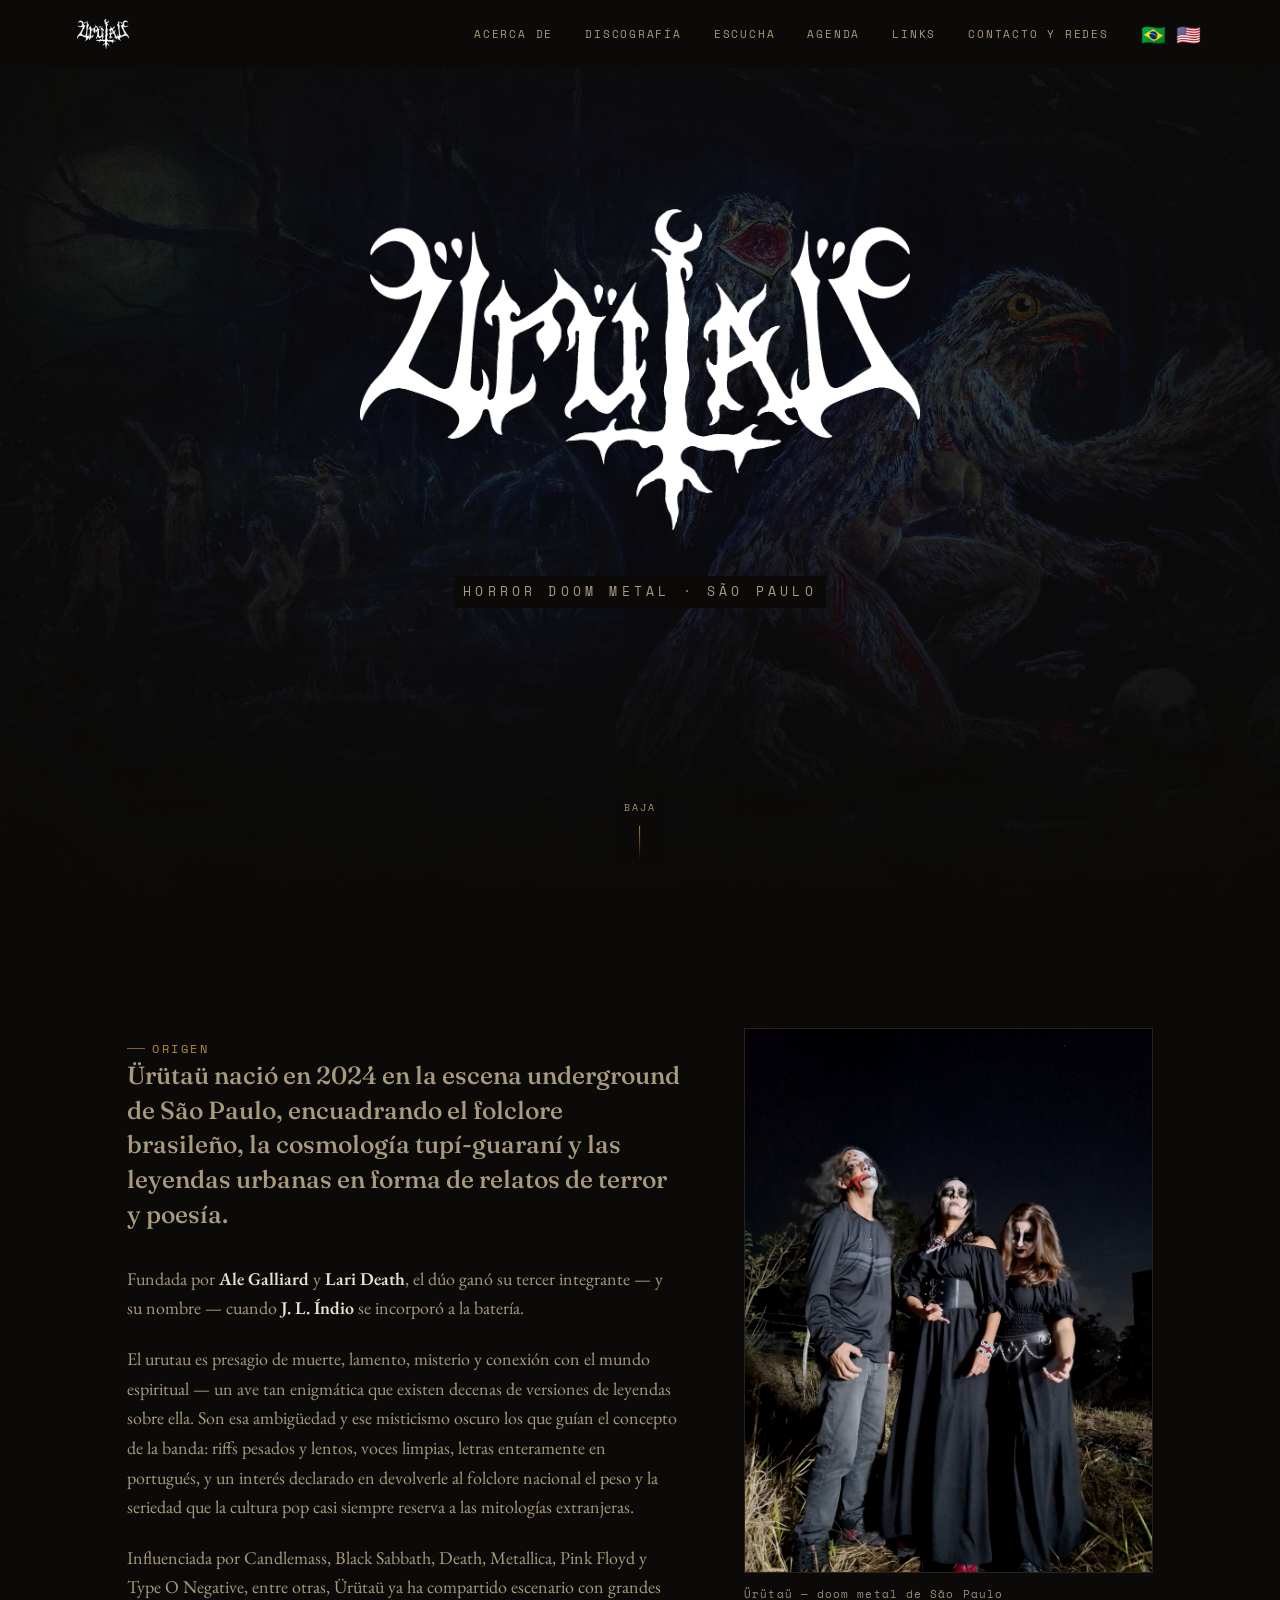
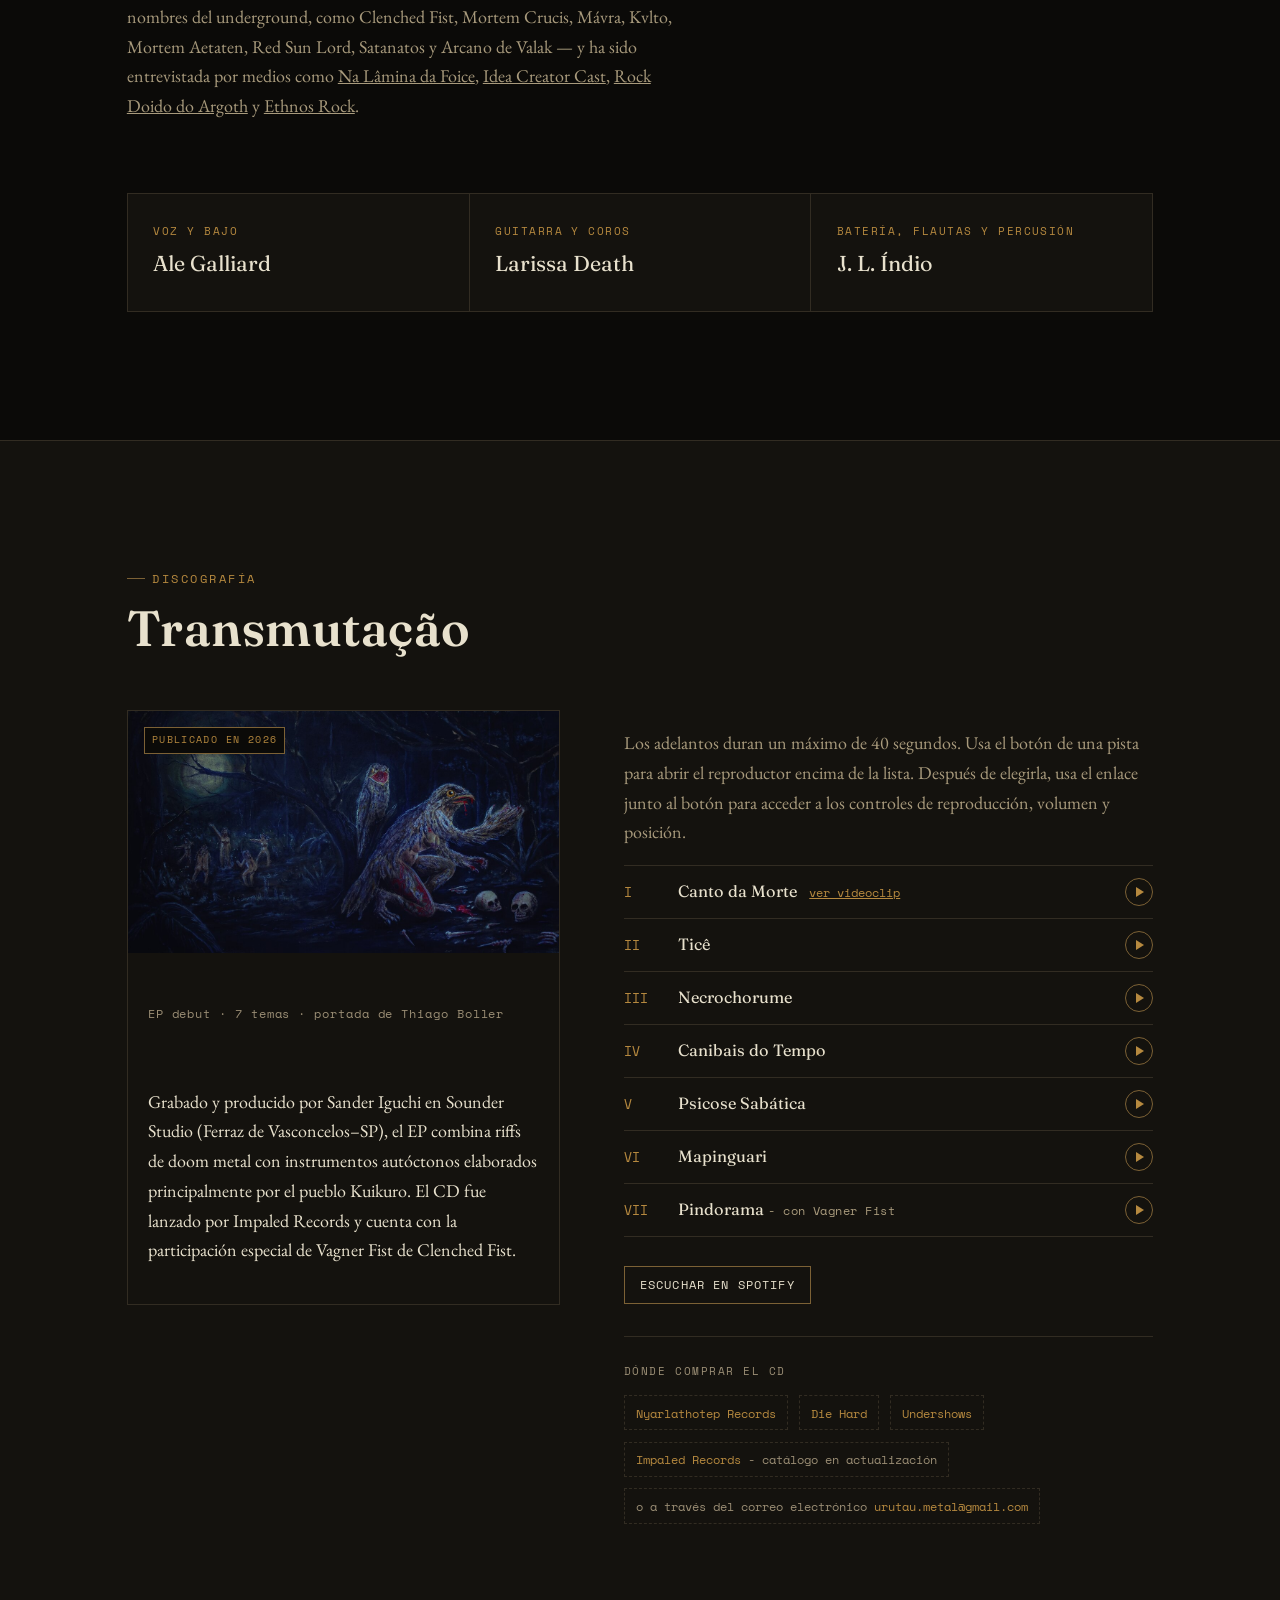
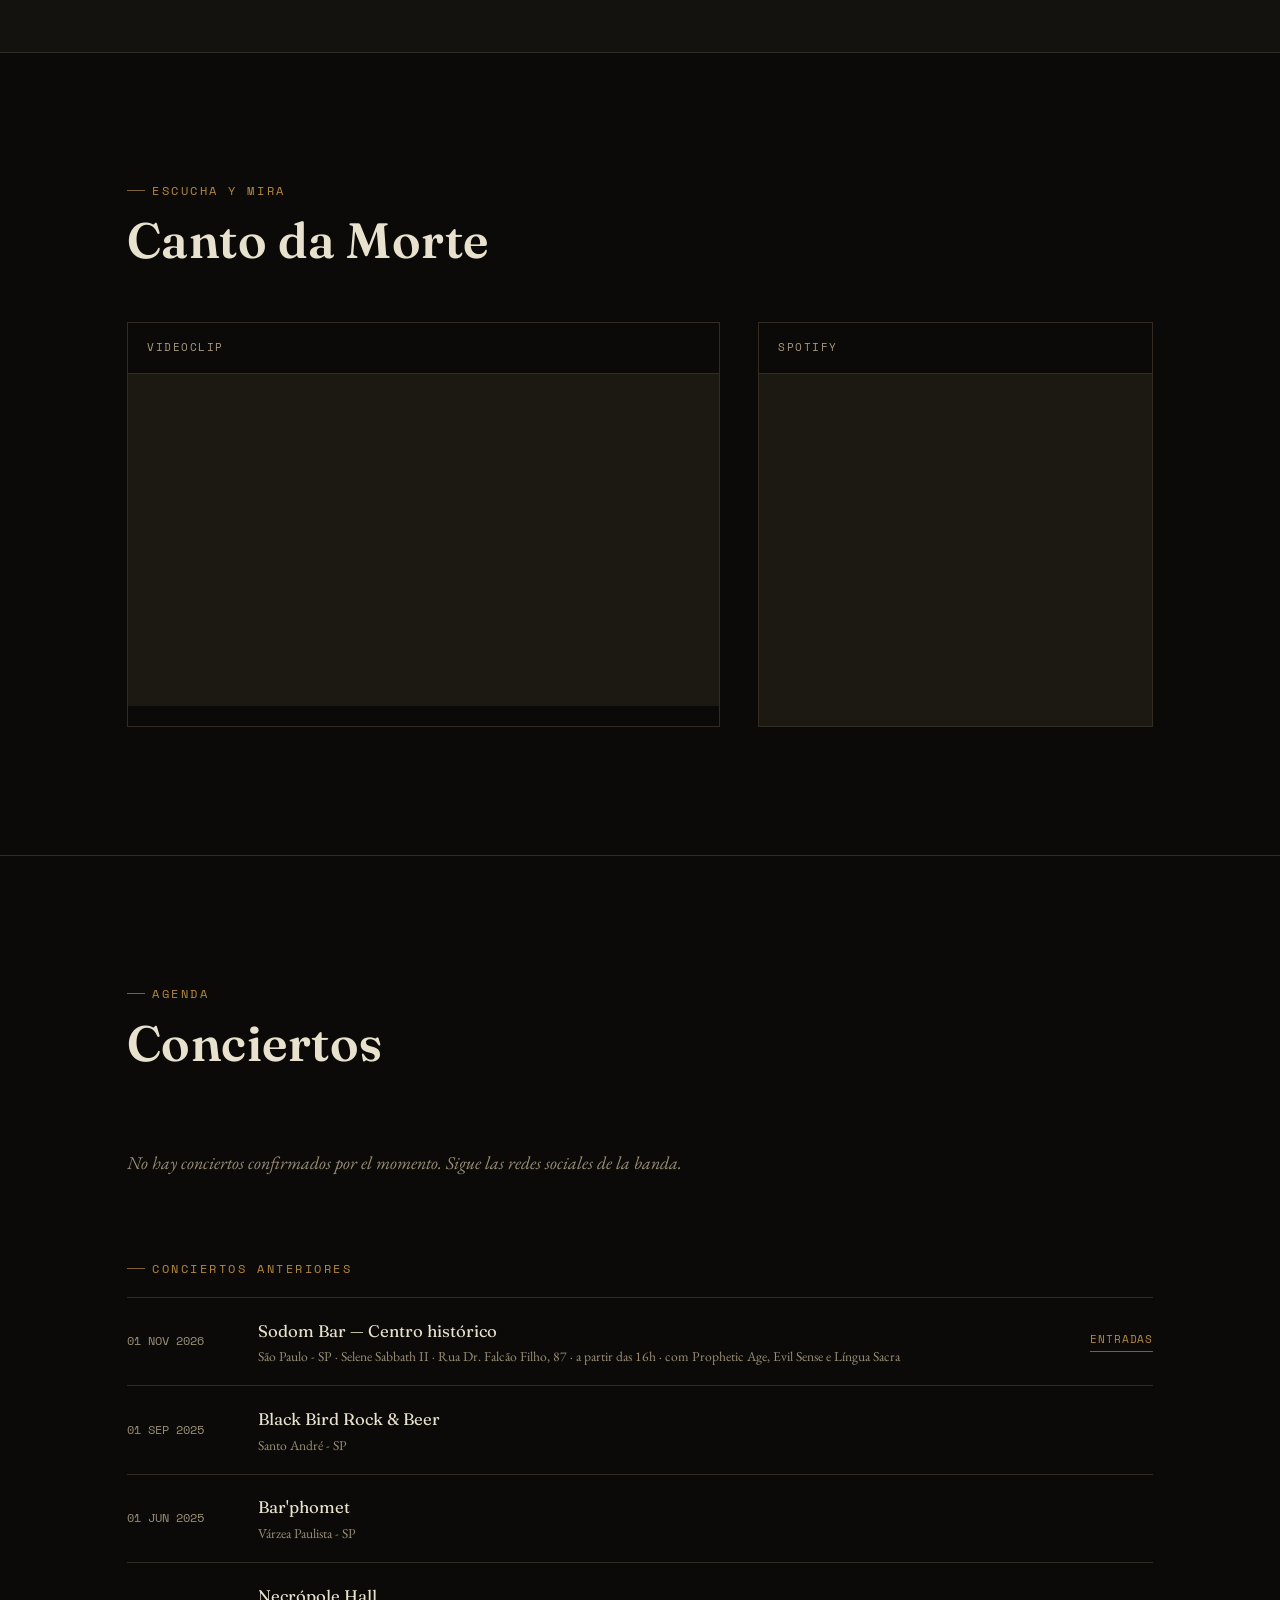
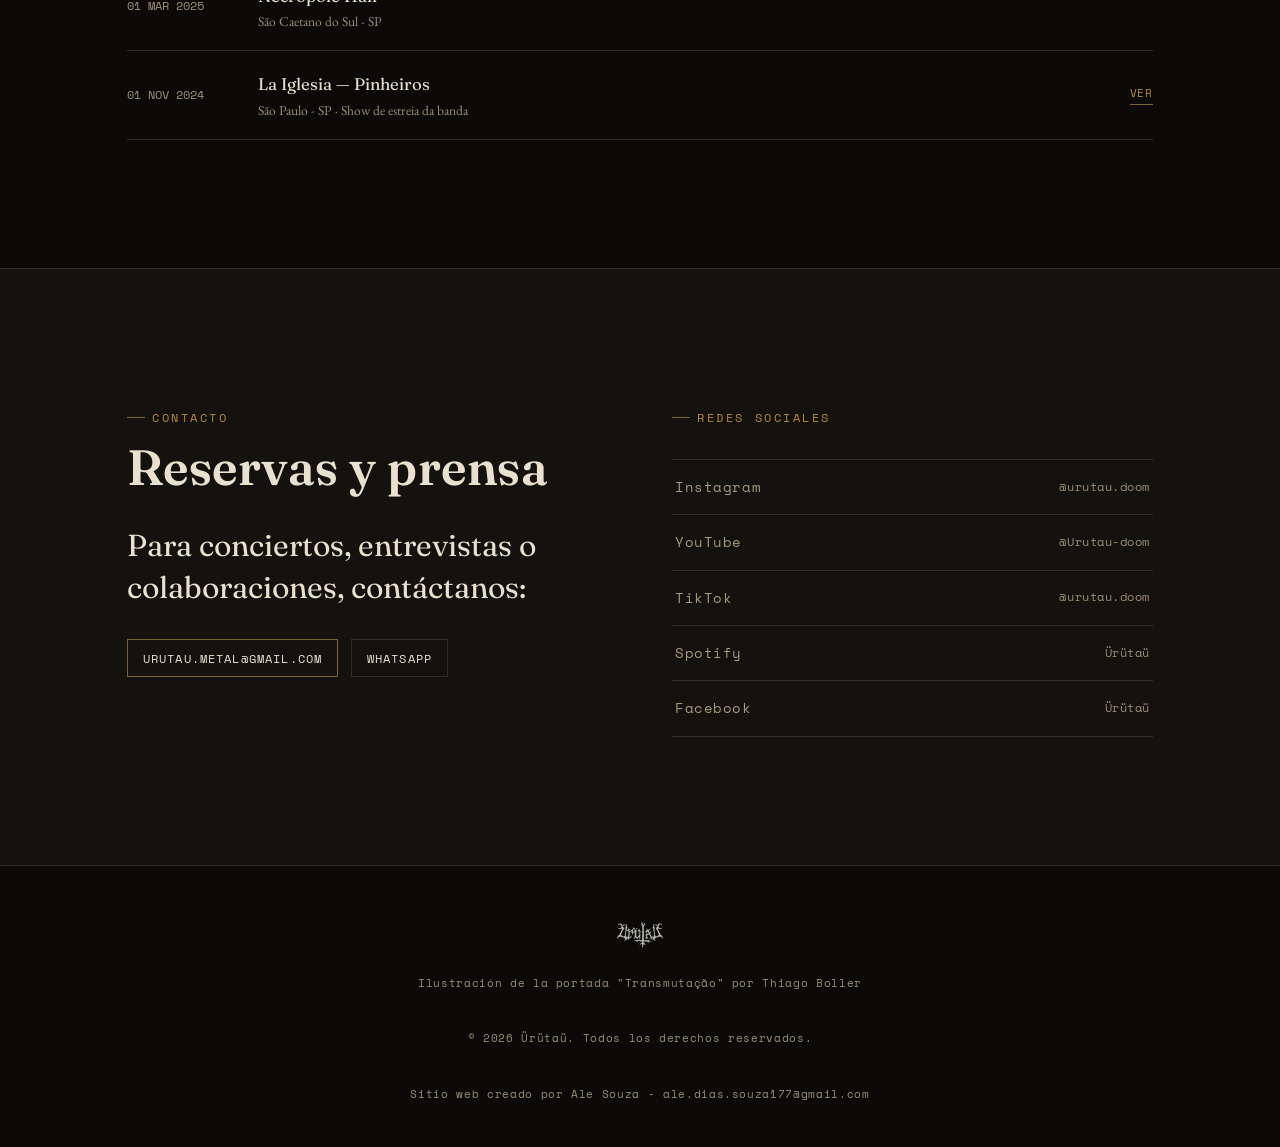
<file: es/index.html>
<!DOCTYPE html>
<html lang="es">
<head>
  <!-- Google tag (gtag.js) -->
<script async src="https://www.googletagmanager.com/gtag/js?id=G-QJNE8HHXBH"></script>
<script>
  window.dataLayer = window.dataLayer || [];
  function gtag(){dataLayer.push(arguments);}
  gtag('js', new Date());

  gtag('config', 'G-QJNE8HHXBH');
</script>
<meta charset="UTF-8">
<meta name="viewport" content="width=device-width, initial-scale=1.0">
<title>Ürütaü — Banda de Doom Metal de São Paulo</title>
<meta name="description" content="Ürütaü es una banda de doom metal de São Paulo, Brasil, que encuadra el folclore brasileño, la cosmología tupí-guaraní y las leyendas urbanas en relatos de terror y poesía, cantados en portugués. Escucha, consulta la agenda de shows y descubre el EP Transmutação.">
<meta name="robots" content="index, follow">
<link rel="canonical" href="https://urutaudoom.com.br/es/">
<link rel="alternate" hreflang="pt-BR" href="https://urutaudoom.com.br/">
<link rel="alternate" hreflang="en" href="https://urutaudoom.com.br/en/">
<link rel="alternate" hreflang="es" href="https://urutaudoom.com.br/es/">
<link rel="alternate" hreflang="x-default" href="https://urutaudoom.com.br/">

<!-- Open Graph -->
<meta property="og:site_name" content="Ürütaü">
<meta property="og:title" content="Ürütaü — Banda de Doom Metal de São Paulo">
<meta property="og:description" content="Riffs pesados, voces limpias, letras en portugués. Folclore brasileño, terror y poesía en forma de doom metal.">
<meta property="og:image" content="https://urutaudoom.com.br/assets/ilustracao-ep.jpg">
<meta property="og:url" content="https://urutaudoom.com.br/es/">
<meta property="og:type" content="website">
<meta property="og:locale" content="es_ES">
<meta property="og:locale:alternate" content="pt_BR">
<meta property="og:locale:alternate" content="en_US">

<!-- Twitter / X Card -->
<meta name="twitter:card" content="summary_large_image">
<meta name="twitter:title" content="Ürütaü — Banda de Doom Metal de São Paulo">
<meta name="twitter:description" content="Folclore brasileño, cosmología tupí-guaraní y leyendas urbanas en forma de relatos de terror y poesía. Riffs pesados, voces limpias, letras en portugués.">
<meta name="twitter:image" content="https://urutaudoom.com.br/assets/ilustracao-ep.jpg">

<link rel="icon" href="../assets/logo.png">
<link rel="preconnect" href="https://fonts.googleapis.com">
<link rel="preconnect" href="https://fonts.gstatic.com" crossorigin>
<link rel="preconnect" href="https://open.spotify.com">
<link rel="preconnect" href="https://www.youtube-nocookie.com">
<link href="https://fonts.googleapis.com/css2?family=Fraunces:opsz,wght@9..144,500;9..144,600;9..144,700&family=EB+Garamond:ital,wght@0,400;0,500;1,400&family=Space+Mono:wght@400;700&display=swap" rel="stylesheet">
<link rel="stylesheet" href="../css/style.css">

<!-- Datos estructurados (JSON-LD) — ayudan a los buscadores a entender
     que esto es una banda, quiénes son sus integrantes y dónde
     seguirla/escucharla. -->
<script type="application/ld+json">
{
  "@context": "https://schema.org",
  "@type": "MusicGroup",
  "name": "Ürütaü",
  "alternateName": "Ürütau",
  "genre": ["Doom Metal", "Heavy Metal"],
  "foundingDate": "2024",
  "foundingLocation": {
    "@type": "Place",
    "name": "São Paulo, SP, Brasil"
  },
  "url": "https://urutaudoom.com.br/es/",
  "inLanguage": "es",
  "logo": "https://urutaudoom.com.br/assets/logo.png",
  "image": "https://urutaudoom.com.br/assets/ilustracao-ep.jpg",
  "description": "Banda de doom metal de São Paulo, Brasil, que encuadra el folclore brasileño, la cosmología tupí-guaraní y las leyendas urbanas en relatos de terror y poesía, cantados en portugués.",
  "member": [
    { "@type": "Person", "name": "Ale Galliard", "roleName": "Voz y bajo" },
    { "@type": "Person", "name": "Larissa Death", "roleName": "Guitarra y coros" },
    { "@type": "Person", "name": "J. L. Índio", "roleName": "Batería, flautas y percusión" }
  ],
  "sameAs": [
    "https://www.instagram.com/urutau.doom",
    "https://www.youtube.com/@Urutau-doom",
    "https://www.tiktok.com/@urutau.doom",
    "https://open.spotify.com/artist/2QtIRcPDaR8o3oqRsnA0KX",
    "https://www.facebook.com/share/17Nazrt1NJ/"
  ]
}
</script>
</head>
<body>
<a class="skip-link" href="#main-content">Saltar al contenido</a>

<nav class="nav" id="nav">
  <div class="nav__mark"><img src="../assets/logo.png" alt="Logotipo de Urutau, banda brasileña de horror doom metal de São Paulo, con el nombre de la banda en letras estilizadas." width="140" height="80"></div>
  <button class="nav__toggle" id="navToggle" aria-expanded="false" aria-controls="navLinks">Menú</button>
  <div class="nav__links" id="navLinks">
    <a href="#acerca">Acerca de</a>
    <a href="#discografia">Discografía</a>
    <a href="#escucha">Escucha</a>
    <a href="#shows">Agenda</a>
    <a href="/links/?lang=es">Links</a>
    <a href="#contacto">Contacto y redes</a>
    <span class="nav__langs" role="group" aria-label="Seleccionar idioma">
      <a href="/" hreflang="pt-BR" aria-label="Portugués">🇧🇷</a>
      <a href="/en/" hreflang="en" aria-label="Inglés">🇺🇸</a>
    </span>
  </div>
</nav>

<main id="main-content" tabindex="-1">

<!-- HERO -->
<header class="hero">
  <div class="hero__bg" role="img" aria-label="Transmutação: guerrera indígena se transforma en urutaú, con otra ave detrás de ella. Ilustración de Thiago Boller."></div>
  <div class="hero__scrim"></div>
  <div class="hero__content">
    <h1 class="sr-only">Ürütaü — banda de horror doom metal de São Paulo</h1>
    <img class="hero__logo" src="../assets/logo.png" alt="" width="2424" height="1390" role="presentation">
    <p class="hero__tagline">Horror doom metal · São Paulo</p>
    <div class="hero__links">

      <div class="hero__bandcamp">
        <iframe scrolling="no" class="iframe-flush" src="https://bandcamp.com/band_follow_button_classic/1407030763" title="Seguir a Ürütaü en Bandcamp" loading="lazy"></iframe>
      </div>
    </div>
  </div>
  <div class="hero__scroll"><span>Baja</span><span class="hero__scroll-line"></span></div>
</header>

<!-- SOBRE -->
<section class="section" id="acerca">
  <div class="container">
    <div class="sobre">
      <div class="sobre__text reveal">
        <h2 class="eyebrow">Origen</h2>
        <p class="sobre__lede">Ürütaü nació en 2024 en la escena underground de São Paulo, encuadrando el folclore brasileño, la cosmología tupí-guaraní y las leyendas urbanas en forma de relatos de terror y poesía.</p>
        <p>Fundada por <strong>Ale Galliard</strong> y <strong>Lari Death</strong>, el dúo ganó su tercer integrante — y su nombre — cuando <strong>J. L. Índio</strong> se incorporó a la batería.</p>
        <p>El urutau es presagio de muerte, lamento, misterio y conexión con el mundo espiritual — un ave tan enigmática que existen decenas de versiones de leyendas sobre ella. Son esa ambigüedad y ese misticismo oscuro los que guían el concepto de la banda: riffs pesados y lentos, voces limpias, letras enteramente en portugués, y un interés declarado en devolverle al folclore nacional el peso y la seriedad que la cultura pop casi siempre reserva a las mitologías extranjeras.</p>
        <p>Influenciada por Candlemass, Black Sabbath, Death, Metallica, Pink Floyd y Type O Negative, entre otras, Ürütaü ya ha compartido escenario con grandes nombres del underground, como Clenched Fist, Mortem Crucis, Mávra, Kvlto, Mortem Aetaten, Red Sun Lord, Satanatos y Arcano de Valak — y ha sido entrevistada por medios como <a href="https://www.youtube.com/live/3kj3xcuJYu0?si=MPWhUmQVh30efZOI&t=6283" target="_blank" rel="noopener">Na Lâmina da Foice</a>, <a href="https://youtu.be/ehIBhbWyuD4?si=ixSk5CCgYab3Sc5v" target="_blank" rel="noopener">Idea Creator Cast</a>, <a href="https://www.youtube.com/watch?v=IE1sYvqQ3E8" target="_blank" rel="noopener">Rock Doido do Argoth</a> y <a href="https://www.youtube.com/live/z6_cGyaVimI?si=hqIt5plG8CiTBQRk" target="_blank" rel="noopener">Ethnos Rock</a>.</p>
      </div>
      <div class="sobre__photo reveal">
        <img src="../assets/banda.jpg" alt="Los 3 integrantes de Urutau, banda brasileña de horror doom metal, posan con corpse paint en una fotografía nocturna." loading="lazy" width="1800" height="2400">
        <p class="sobre__photo-cap">Ürütaü — doom metal de São Paulo</p>
      </div>
    </div>

    <div class="lineup reveal">
      <div class="lineup__item">
        <span class="lineup__role">Voz y bajo</span>
        <span class="lineup__name">Ale Galliard</span>
      </div>
      <div class="lineup__item">
        <span class="lineup__role">Guitarra y coros</span>
        <span class="lineup__name">Larissa Death</span>
      </div>
      <div class="lineup__item">
        <span class="lineup__role">Batería, flautas y percusión</span>
        <span class="lineup__name">J. L. Índio</span>
      </div>
    </div>
  </div>
</section>

<!-- DISCOGRAFIA -->
<section class="section section--panel" id="discografia">
  <div class="container">
    <div class="section__head reveal">
      <span class="eyebrow">Discografía</span>
      <h2 class="section__title">Transmutação</h2>
    </div>

    <div class="disco">
      <div class="disco__art reveal">
        <span class="disco__status">Publicado en 2026</span>
        <img src="../assets/ilustracao-ep.jpg" alt="Transmutação: guerrera indígena se transforma en urutaú, con otra ave detrás de ella. Ilustración de Thiago Boller." loading="lazy" width="1200" height="673">
        <br>
        <div class="disco__text">
          <p class="disco__sub">EP debut · 7 temas · portada de Thiago Boller <br>
            <iframe scrolling="no" style="border: 0;width: 100%;height: 33px;" src="https://bandcamp.com/band_follow_button_classic/1407030763" title="Seguir a Ürütaü en Bandcamp" loading="lazy"></iframe>
          </p>
          <p class="disco__desc">Grabado y producido por Sander Iguchi en Sounder Studio (Ferraz de Vasconcelos–SP), el EP combina riffs de doom metal con instrumentos autóctonos elaborados principalmente por el pueblo Kuikuro. El CD fue lanzado por <a href="https://impaledrecordsbrasil.com.br/" target="_blank" rel="noopener">Impaled Records</a> y cuenta con la participación especial de Vagner Fist de Clenched Fist.</p>
        </div>
      </div>

      <div class="disco__meta reveal">
        
        <p id="previewHelp">Los adelantos duran un máximo de 40 segundos. Usa el botón de una pista para abrir el reproductor encima de la lista. Después de elegirla, usa el enlace junto al botón para acceder a los controles de reproducción, volumen y posición.</p>

        <!-- Un único reproductor compartido por todos los temas -->
        <div class="preview-player" id="previewRegion" role="region" aria-labelledby="previewLabel" hidden>
          <p id="previewLabel">Adelanto de Canto da Morte</p>
          <audio id="previewPlayer" tabindex="-1" controls preload="none" aria-labelledby="previewLabel" aria-describedby="previewHelp" src="../assets/audio/urutau-canto-da-morte-preview.mp3"></audio>
            <details class="preview-transcript" id="transcript-canto-da-morte">
              <summary>Transcripción del adelanto de Canto da Morte</summary>
              <div class="preview-transcript__lines">
                <p class="preview-verse" data-start="4" data-end="5">
                  <span lang="pt-BR">O que ela quer?</span>
                  <span class="preview-transcript__translation" lang="es">¿Qué quiere ella?</span>
                </p>
                <p class="preview-verse" data-start="6" data-end="7">
                  <span lang="pt-BR">Sua alma</span>
                  <span class="preview-transcript__translation" lang="es">Tu alma</span>
                </p>
                <p class="preview-verse" data-start="8" data-end="11">
                  <span lang="pt-BR">Sua lascívia vai te encantar</span>
                  <span class="preview-transcript__translation" lang="es">Su lascivia te encantará</span>
                </p>
                <p class="preview-verse" data-start="12" data-end="13">
                  <span lang="pt-BR">O que ela quer?</span>
                  <span class="preview-transcript__translation" lang="es">¿Qué quiere ella?</span>
                </p>
                <p class="preview-verse" data-start="14" data-end="15">
                  <span lang="pt-BR">Sua alma</span>
                  <span class="preview-transcript__translation" lang="es">Tu alma</span>
                </p>
                <p class="preview-verse" data-start="16" data-end="20">
                  <span lang="pt-BR">Ela seduz pra devorar</span>
                  <span class="preview-transcript__translation" lang="es">Ella seduce para devorar</span>
                </p>
                <p class="preview-verse" data-start="36" data-end="39">
                  <span lang="pt-BR">Caia nas ondas da perdição selvagem</span>
                  <span class="preview-transcript__translation" lang="es">Cae en las olas de la perdición salvaje</span>
                </p>
              </div>
            </details>
            <details class="preview-transcript" id="transcript-tice" hidden>
              <summary>Transcripción del adelanto de Ticê</summary>
              <div class="preview-transcript__lines">
                <p class="preview-verse" data-start="0" data-end="5">
                  <span lang="pt-BR">Ela irá te entorpecer</span>
                  <span class="preview-transcript__translation" lang="es">Ella te aturdirá</span>
                </p>
                <p class="preview-verse" data-start="15" data-end="18">
                  <span lang="pt-BR">Venha, chegue perto pra que eu possa te enganar</span>
                  <span class="preview-transcript__translation" lang="es">Ven, acércate para que pueda engañarte</span>
                </p>
                <p class="preview-verse" data-start="19" data-end="22">
                  <span lang="pt-BR">Meu lugar no submundo agora eu vou conquistar</span>
                  <span class="preview-transcript__translation" lang="es">Ahora conquistaré mi lugar en el inframundo</span>
                </p>
                <p class="preview-verse" data-start="23" data-end="25">
                  <span lang="pt-BR">Venha, me encare, meu olhar te fulminar</span>
                  <span class="preview-transcript__translation" lang="es">Ven, mírame de frente, mi mirada te fulminará</span>
                </p>
                <p class="preview-verse" data-start="26" data-end="30">
                  <span lang="pt-BR">Vou reinar no submundo, nenhum deus vai me parar</span>
                  <span class="preview-transcript__translation" lang="es">Reinaré en el inframundo, ningún dios me detendrá</span>
                </p>
              </div>
            </details>
            <details class="preview-transcript" id="transcript-necrochorume" hidden>
              <summary>Transcripción del adelanto de Necrochorume</summary>
              <div class="preview-transcript__lines">
                <p class="preview-verse" data-start="37" data-end="40">
                  <span lang="pt-BR">Pessoas fracas que dependem do sobrenatural</span>
                  <span class="preview-transcript__translation" lang="es">Personas débiles que dependen de lo sobrenatural</span>
                </p>
              </div>
            </details>
            <details class="preview-transcript" id="transcript-canibais-do-tempo" hidden>
              <summary>Transcripción del adelanto de Canibais do Tempo</summary>
              <div class="preview-transcript__lines">
                <p class="preview-verse" data-start="0" data-end="2">
                  <span lang="pt-BR">Canibais do tempo</span>
                  <span class="preview-transcript__translation" lang="es">Caníbales del tiempo</span>
                </p>
                <p class="preview-verse" data-start="3" data-end="5">
                  <span lang="pt-BR">Sorvem o momento</span>
                  <span class="preview-transcript__translation" lang="es">Sorben el momento</span>
                </p>
                <p class="preview-verse" data-start="6" data-end="12">
                  <span lang="pt-BR">E a carne da sua vida</span>
                  <span class="preview-transcript__translation" lang="es">Y la carne de tu vida</span>
                </p>
                <p class="preview-verse" data-start="26" data-end="31">
                  <span lang="pt-BR">Com o sangue dos canibais eu tomo as rédeas da minha vida</span>
                  <span class="preview-transcript__translation" lang="es">Con la sangre de los caníbales tomo las riendas de mi vida</span>
                </p>
                <p class="preview-verse" data-start="32" data-end="37">
                  <span lang="pt-BR">Por vingança eu os deixo pra trás nenhum deles me massacra mais</span>
                  <span class="preview-transcript__translation" lang="es">Por venganza los dejo atrás; ninguno de ellos me masacra más</span>
                </p>
                <p class="preview-verse" data-start="38" data-end="40">
                  <span lang="pt-BR">Danço insanamente...</span>
                  <span class="preview-transcript__translation" lang="es">Bailo enloquecidamente...</span>
                </p>
              </div>
            </details>
            <details class="preview-transcript" id="transcript-psicose-sabatica" hidden>
              <summary>Transcripción del adelanto de Psicose Sabática</summary>
              <div class="preview-transcript__lines">
                <p class="preview-verse" data-start="1" data-end="3">
                  <span lang="pt-BR">Minha realidade me salva</span>
                  <span class="preview-transcript__translation" lang="es">Mi realidad me salva</span>
                </p>
                <p class="preview-verse" data-start="4" data-end="6">
                  <span lang="pt-BR">Minha loucura te consome</span>
                  <span class="preview-transcript__translation" lang="es">Mi locura te consume</span>
                </p>
                <p class="preview-verse" data-start="7" data-end="9">
                  <span lang="pt-BR">Tema minha magia</span>
                  <span class="preview-transcript__translation" lang="es">Teme mi magia</span>
                </p>
                <p class="preview-verse" data-start="10" data-end="14">
                  <span lang="pt-BR">Queimadas, torturadas, enforcadas</span>
                  <span class="preview-transcript__translation" lang="es">Quemadas, torturadas, ahorcadas</span>
                </p>
                <p class="preview-verse" data-start="16" data-end="22">
                  <span lang="pt-BR">Meu crime é não ser sua submissa</span>
                  <span class="preview-transcript__translation" lang="es">Mi crimen es no ser tu sumisa</span>
                </p>
              </div>
            </details>
            <details class="preview-transcript" id="transcript-mapinguari" hidden>
              <summary>Transcripción del adelanto de Mapinguari</summary>
              <div class="preview-transcript__lines">
                <p class="preview-verse" data-start="14" data-end="20">
                  <span lang="pt-BR">Ouça seus passos</span>
                  <span class="preview-transcript__translation" lang="es">Escucha sus pasos</span>
                </p>
                <p class="preview-verse" data-start="21" data-end="23">
                  <span lang="pt-BR">Gritos ecoados</span>
                  <span class="preview-transcript__translation" lang="es">Gritos que resuenan</span>
                </p>
                <p class="preview-verse" data-start="27" data-end="33">
                  <span lang="pt-BR">Desalmado</span>
                  <span class="preview-transcript__translation" lang="es">Desalmado</span>
                </p>
                <p class="preview-verse" data-start="34" data-end="35">
                  <span lang="pt-BR">Ele vaga</span>
                  <span class="preview-transcript__translation" lang="es">Él vaga</span>
                </p>
                <p class="preview-verse" data-start="36" data-end="39">
                  <span lang="pt-BR">A sentença te aguarda</span>
                  <span class="preview-transcript__translation" lang="es">La sentencia te aguarda</span>
                </p>
              </div>
            </details>
            <details class="preview-transcript" id="transcript-pindorama" hidden>
              <summary>Transcripción del adelanto de Pindorama</summary>
              <div class="preview-transcript__lines">
                <p class="preview-verse" data-start="18" data-end="21">
                  <span lang="pt-BR">Pindorama, terra sagrada</span>
                  <span class="preview-transcript__translation" lang="es">Pindorama, tierra sagrada</span>
                </p>
                <p class="preview-verse" data-start="22" data-end="25">
                  <span lang="pt-BR">Nunca descoberta, mas invadida</span>
                  <span class="preview-transcript__translation" lang="es">Nunca descubierta, sino invadida</span>
                </p>
                <p class="preview-verse" data-start="26" data-end="28">
                  <span lang="pt-BR">Ganância européia</span>
                  <span class="preview-transcript__translation" lang="es">Codicia europea</span>
                </p>
                <p class="preview-verse" data-start="29" data-end="31">
                  <span lang="pt-BR">Ao Jesus dos caraíbas</span>
                  <span class="preview-transcript__translation" lang="es">Al Jesús de los caraíbas</span>
                </p>
              </div>
            </details>
        </div>
        <p id="previewStatus" role="status" aria-atomic="true"></p>
        <p id="previewAnnouncement" class="sr-only" role="status" aria-atomic="true"></p>

        <ul class="tracklist">
          <li><span class="num">I</span><span class="name">Canto da Morte <a class="track-video" href="https://youtu.be/8MShEesDxVA" target="_blank" rel="noopener" aria-label="Ver videoclip de Canto da Morte">ver videoclip</a></span><span class="lore">
            <button class="track-play" aria-controls="previewRegion" aria-expanded="false" aria-describedby="previewHelp" data-audio="../assets/audio/urutau-canto-da-morte-preview.mp3" data-transcript="transcript-canto-da-morte" data-track="I. Canto da Morte" aria-label="Escucha un adelanto de Canto da Morte">
              <span class="play-icon" aria-hidden="true"></span>
            </button>
            <a class="preview-jump" href="#previewPlayer" hidden>Ir a los controles del adelanto</a>
          </span></li>
          <li><span class="num">II</span><span class="name">Ticê</span><span class="lore">
            <button class="track-play" aria-controls="previewRegion" aria-expanded="false" aria-describedby="previewHelp" data-audio="../assets/audio/urutau-tice-preview.mp3" data-transcript="transcript-tice" data-track="II. Ticê" aria-label="Escucha un adelanto de Ticê">
              <span class="play-icon" aria-hidden="true"></span>
            </button>
            <a class="preview-jump" href="#previewPlayer" hidden>Ir a los controles del adelanto</a>
          </span></li>
          <li><span class="num">III</span><span class="name">Necrochorume</span><span class="lore">
            <button class="track-play" aria-controls="previewRegion" aria-expanded="false" aria-describedby="previewHelp" data-audio="../assets/audio/urutau-necrochorume-preview.mp3" data-transcript="transcript-necrochorume" data-track="III. Necrochorume" aria-label="Escucha un adelanto de Necrochorume">
              <span class="play-icon" aria-hidden="true"></span>
            </button>
            <a class="preview-jump" href="#previewPlayer" hidden>Ir a los controles del adelanto</a>
          </span></li>
          <li><span class="num">IV</span><span class="name">Canibais do Tempo</span><span class="lore">
            <button class="track-play" aria-controls="previewRegion" aria-expanded="false" aria-describedby="previewHelp" data-audio="../assets/audio/urutau-canibais-do-tempo-preview.mp3" data-transcript="transcript-canibais-do-tempo" data-track="IV. Canibais do Tempo" aria-label="Escucha un adelanto de Canibais do Tempo">
              <span class="play-icon" aria-hidden="true"></span>
            </button>
            <a class="preview-jump" href="#previewPlayer" hidden>Ir a los controles del adelanto</a>
          </span></li>
          <li><span class="num">V</span><span class="name">Psicose Sabática</span><span class="lore">
            <button class="track-play" aria-controls="previewRegion" aria-expanded="false" aria-describedby="previewHelp" data-audio="../assets/audio/urutau-psicose-sabatica-preview.mp3" data-transcript="transcript-psicose-sabatica" data-track="V. Psicose Sabática" aria-label="Escucha un adelanto de Psicose Sabática">
              <span class="play-icon" aria-hidden="true"></span>
            </button>
            <a class="preview-jump" href="#previewPlayer" hidden>Ir a los controles del adelanto</a>
          </span></li>
          <li><span class="num">VI</span><span class="name">Mapinguari</span><span class="lore">
            <button class="track-play" aria-controls="previewRegion" aria-expanded="false" aria-describedby="previewHelp" data-audio="../assets/audio/urutau-mapinguari-preview.mp3" data-transcript="transcript-mapinguari" data-track="VI. Mapinguari" aria-label="Escucha un adelanto de Mapinguari">
              <span class="play-icon" aria-hidden="true"></span>
            </button>
            <a class="preview-jump" href="#previewPlayer" hidden>Ir a los controles del adelanto</a>
          </span></li>
          <li><span class="num">VII</span><span class="name">Pindorama <small> - con Vagner Fist</small></span><span class="lore">
            <button class="track-play" aria-controls="previewRegion" aria-expanded="false" aria-describedby="previewHelp" data-audio="../assets/audio/urutau-pindorama-preview.mp3" data-transcript="transcript-pindorama" data-track="VII. Pindorama" aria-label="Escucha un adelanto de Pindorama">
              <span class="play-icon" aria-hidden="true"></span>
            </button>
            <a class="preview-jump" href="#previewPlayer" hidden>Ir a los controles del adelanto</a>
          </span>
          </li>
        </ul>



        <div class="btn-row">
          <a class="btn" href="https://open.spotify.com/artist/2QtIRcPDaR8o3oqRsnA0KX" target="_blank" rel="noopener">Escuchar en Spotify</a>

        </div>

        <div class="vendas">
          <span class="vendas__label">Dónde comprar el CD</span>
          <ul class="vendas__list">
            <li><a href="https://www.nyarlathotep-records.com.br/produtos/urutau-transmutacao-cd-ib1iw/" target="_blank" rel="noopener">Nyarlathotep Records</a></li>
            <li><a href="https://www.diehard.com.br/" target="_blank" rel="noopener">Die Hard</a></li>
            <li><a href="https://www.undershows.com.br/" target="_blank" rel="noopener">Undershows</a></li>
            <li><a href="https://impaledrecordsbrasil.com.br/" target="_blank" rel="noopener">Impaled Records</a> - catálogo en actualización</li>
            <li>o a través del correo electrónico <a href="mailto:urutau.metal@gmail.com" target="_blank" rel="noopener">urutau.metal@gmail.com</a></li>
          </ul>
        </div>
      </div>
    </div>
  </div>
</section>

<!-- OUÇA -->
<section class="section" id="escucha">
  <div class="container">
    <div class="section__head reveal">
      <span class="eyebrow">Escucha y mira</span>
      <h2 class="section__title">Canto da Morte</h2>
    </div>

    <div class="ouca">
      <div class="player-card reveal">
        <div class="player-card__head">
          <span class="player-card__label">Videoclip</span>
        </div>
        <div class="player-card__frame">
          <iframe src="https://www.youtube-nocookie.com/embed/8MShEesDxVA" title="Ürütaü — Canto da Morte (videoclip)" loading="lazy" allow="accelerometer; autoplay; clipboard-write; encrypted-media; gyroscope; picture-in-picture" allowfullscreen></iframe>
        </div>
      </div>

      <div class="player-card player-card--spotify reveal">
        <div class="player-card__head">
          <span class="player-card__label">Spotify</span>
        </div>
        <div class="player-card__frame">
          <iframe src="https://open.spotify.com/embed/artist/2QtIRcPDaR8o3oqRsnA0KX?utm_source=generator&theme=0" title="Ürütaü en Spotify" loading="lazy" allow="autoplay; clipboard-write; encrypted-media; fullscreen; picture-in-picture"></iframe>
        </div>
      </div>
    </div>
  </div>
</section>

<!-- AGENDA -->
<section class="section" id="shows">
  <div class="container">
    <div class="section__head reveal">
      <span class="eyebrow">Agenda</span>
      <h2 class="section__title">Conciertos</h2>
    </div>

    <div id="agendaProximo" class="reveal"></div>

    <div class="reveal" style="margin-top: 3rem;">
      <h3 class="eyebrow" style="margin-bottom:1.2rem; display:inline-flex;">Conciertos anteriores</h3>
      <ul class="agenda__list" id="agendaPassados"></ul>
    </div>
  </div>
</section>

<!-- CONTATO -->
<section class="section section--panel" id="contacto">
  <div class="container">
    <div class="contato">
      <div class="reveal">
        <span class="eyebrow">Contacto</span>
        <h2 class="section__title" style="margin-top:0.9rem; margin-bottom:1.2rem;">Reservas y prensa</h2>
        <p class="contato__lede">Para conciertos, entrevistas o colaboraciones, contáctanos:</p>
        <div class="btn-row">
          <a class="btn" href="mailto:urutau.metal@gmail.com">urutau.metal@gmail.com</a>
          <a class="btn btn--ghost" href="https://wa.me/5511997506060" target="_blank" rel="noopener">WhatsApp</a>
        </div>
      </div>

      <div class="reveal">
        <h2 class="eyebrow">Redes sociales</h2>
        <ul class="social">
          <li><a href="https://www.instagram.com/urutau.doom" target="_blank" rel="noopener">Instagram <span class="handle">@urutau.doom</span></a></li>
          <li><a href="https://www.youtube.com/@Urutau-doom" target="_blank" rel="noopener">YouTube <span class="handle">@Urutau-doom</span></a></li>
          <li><a href="https://www.tiktok.com/@urutau.doom" target="_blank" rel="noopener">TikTok <span class="handle">@urutau.doom</span></a></li>
          <li><a href="https://open.spotify.com/artist/2QtIRcPDaR8o3oqRsnA0KX" target="_blank" rel="noopener">Spotify <span class="handle">Ürütaü</span></a></li>
          <li><a href="https://www.facebook.com/share/17Nazrt1NJ/" target="_blank" rel="noopener">Facebook <span class="handle">Ürütaü</span></a></li>
        </ul>
      </div>
    </div>
  </div>
</section>

</main>

<footer class="footer">
  <div class="footer__mark"><img src="../assets/logo.png" alt="" role="presentation"></div>
  <p class="footer__credit">Ilustración de la portada "Transmutação" por Thiago Boller</p>
  <p class="footer__copy">© <span id="year"></span> Ürütaü. Todos los derechos reservados.</p>
  <p class="footer__copy">Sitio web creado por Ale Souza - <a href="mailto:ale.dias.souza177@gmail.com">ale.dias.souza177@gmail.com</a></p>
</footer>

<script src="../data/shows.js"></script>
<script src="../js/main.js"></script>
<script src="../js/player.js"></script>
</body>
</html>
</file>
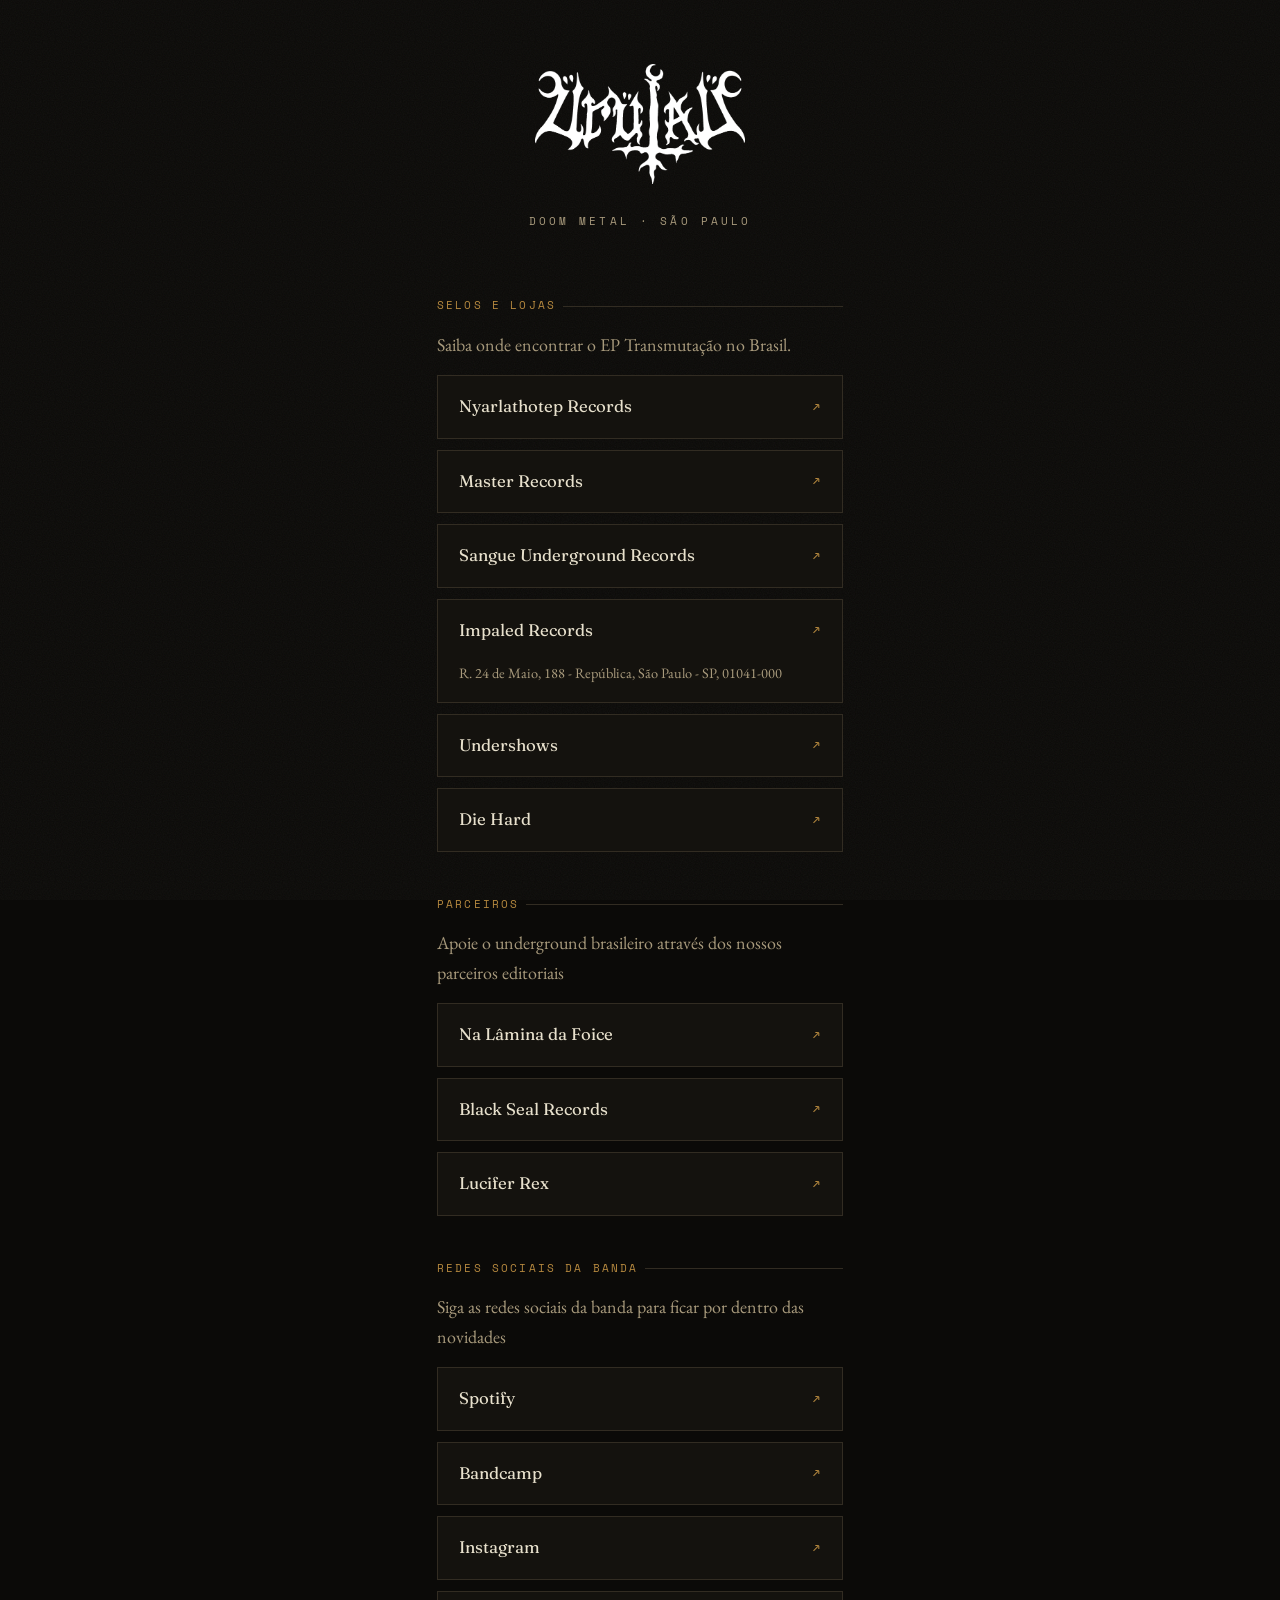
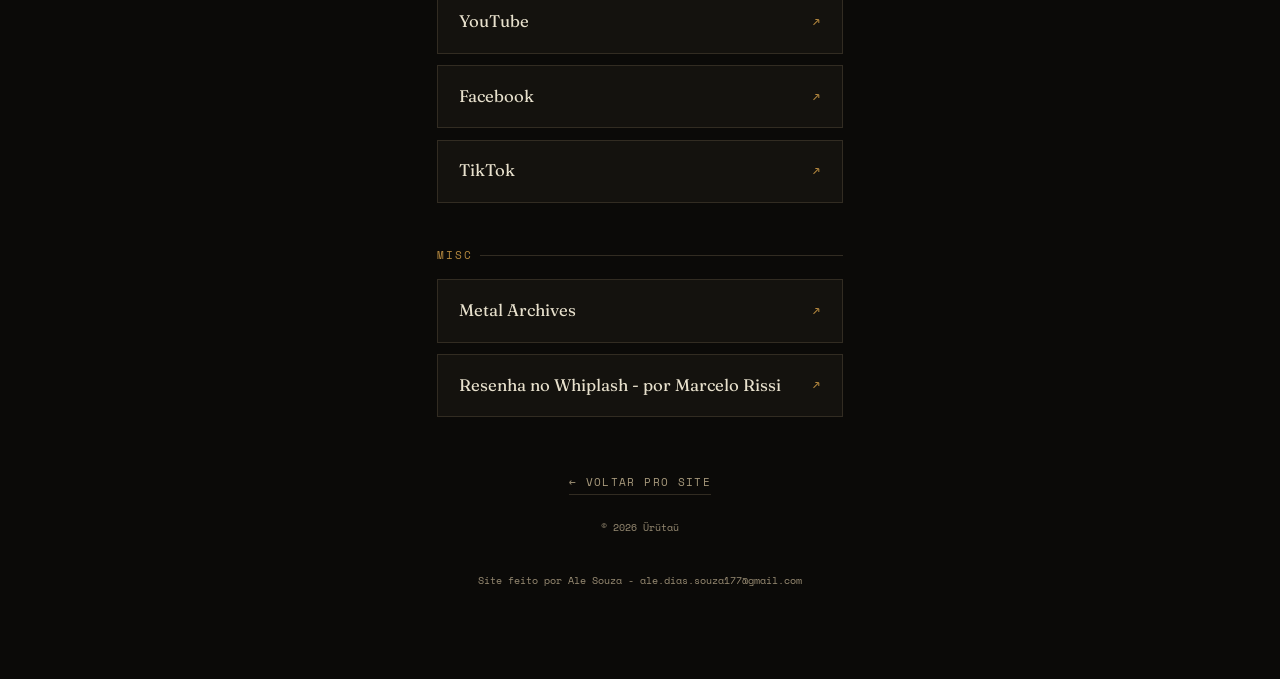
<file: links/index.html>
<!DOCTYPE html>
<html lang="pt-BR">
<head>
  <!-- Google tag (gtag.js) -->
<script async src="https://www.googletagmanager.com/gtag/js?id=G-QJNE8HHXBH"></script>
<script>
  window.dataLayer = window.dataLayer || [];
  function gtag(){dataLayer.push(arguments);}
  gtag('js', new Date());

  gtag('config', 'G-QJNE8HHXBH');
</script>
<meta charset="UTF-8">
<meta name="viewport" content="width=device-width, initial-scale=1.0">

<title data-i18n="title">Ürütaü — Links</title>
<meta data-i18n-content="description" name="description" content="Todos os links oficiais da Ürütaü: onde comprar o CD de Transmutação, ouvir a banda nas plataformas e seguir nas redes sociais.">
<meta name="robots" content="index, follow">
<link rel="canonical" href="https://urutaudoom.com.br/links/">

<meta property="og:site_name" content="Ürütaü">
<meta data-i18n-content="title" property="og:title" content="Ürütaü — Links">
<meta data-i18n-content="ogDescription" property="og:description" content="Todos os links oficiais da banda: selos, lojas, parceiros e redes sociais.">
<meta property="og:image" content="https://urutaudoom.com.br/assets/ilustracao-ep.jpg">
<meta property="og:url" content="https://urutaudoom.com.br/links/">
<meta property="og:type" content="website">
<meta property="og:locale" content="pt_BR">

<link rel="icon" href="../assets/logo.png">
<link rel="preconnect" href="https://fonts.googleapis.com">
<link rel="preconnect" href="https://fonts.gstatic.com" crossorigin>
<link href="https://fonts.googleapis.com/css2?family=Fraunces:opsz,wght@9..144,500;9..144,600;9..144,700&family=EB+Garamond:ital,wght@0,400;0,500;1,400&family=Space+Mono:wght@400;700&display=swap" rel="stylesheet">
<link rel="stylesheet" href="../css/style.css">
</head>
<body>
<a class="skip-link" href="#main-content" data-i18n="skip">Pular para o conteúdo</a>

<main class="linkhub" id="main-content" tabindex="-1">
  <h1 class="sr-only" data-i18n="heading">Ürütaü — Links oficiais</h1>
  <div class="linkhub__header">
    <a data-home-link data-i18n-aria-label="homeLabel" href="/" aria-label="Voltar para o site da Ürütaü">
      <img data-i18n-alt="logoAlt" class="linkhub__logo" src="../assets/logo.png" alt="Logotipo da banda brasileira de horror doom metal Urutau, de São Paulo, com o nome da banda em letras estilizadas." width="2424" height="1390">
    </a>
    <p class="linkhub__tagline">Doom Metal · São Paulo</p>
  </div>

  <div class="linkhub__group">
    <h2 class="linkhub__group-title" data-i18n="stores">Selos e lojas</h2>
    <p class="linkhub__group-description" data-i18n="storesDescription">Saiba onde encontrar o EP Transmutação no Brasil.</p>
    <ul class="linkhub__list">
      <li class="linkhub__item"><a href="https://www.nyarlathotep-records.com.br/produtos/urutau-transmutacao-cd-ib1iw/" target="_blank" rel="noopener">Nyarlathotep Records <span class="arrow" aria-hidden="true">↗</span></a></li>
      <li class="linkhub__item"><a href="https://masterrecords.com.br/produto/urutau-transmutacao/" target="_blank" rel="noopener">Master Records <span class="arrow" aria-hidden="true">↗</span></a></li>
      <li class="linkhub__item"><a href="https://sangueundergroundrecords.lojavirtualnuvem.com.br/" target="_blank" rel="noopener">Sangue Underground Records <span class="arrow" aria-hidden="true">↗</span></a></li>
      <li class="linkhub__item">
        <a href="https://impaledrecordsbrasil.com.br/" target="_blank" rel="noopener" aria-describedby="impaled-address">Impaled Records <span class="arrow" aria-hidden="true">↗</span></a>
        <p class="linkhub__item-description" id="impaled-address" lang="pt-BR">R. 24 de Maio, 188 - República, São Paulo - SP, 01041-000</p>
      </li>
      <li class="linkhub__item"><a href="https://undershows.com.br/produtos/urutau-transmutacao-cd/" target="_blank" rel="noopener">Undershows <span class="arrow" aria-hidden="true">↗</span></a></li>
      <li class="linkhub__item"><a href="https://www.diehard.com.br/" target="_blank" rel="noopener">Die Hard <span class="arrow" aria-hidden="true">↗</span></a></li>
    </ul>
  </div>

  <div class="linkhub__group">
    <h2 class="linkhub__group-title" data-i18n="partners">Parceiros</h2>
    <p class="linkhub__group-description" data-i18n="partnersDescription">Apoie o underground brasileiro através dos nossos parceiros editoriais</p>
    <ul class="linkhub__list">
      <li class="linkhub__item"><a href="https://www.youtube.com/@canalnalaminadafoice" target="_blank" rel="noopener">Na Lâmina da Foice <span class="arrow" aria-hidden="true">↗</span></a></li>
      <li class="linkhub__item"><a href="https://blacksealproductions.lojavirtualnuvem.com.br/" target="_blank" rel="noopener">Black Seal Records <span class="arrow" aria-hidden="true">↗</span></a></li>
      <li class="linkhub__item"><a href="https://www.luciferrex.com.br/" target="_blank" rel="noopener">Lucifer Rex <span class="arrow" aria-hidden="true">↗</span></a></li>
    </ul>
  </div>

  <div class="linkhub__group">
    <h2 class="linkhub__group-title" data-i18n="social">Redes sociais da banda</h2>
    <p class="linkhub__group-description" data-i18n="socialDescription">Siga as redes sociais da banda para ficar por dentro das novidades</p>
    <ul class="linkhub__list">
      <li class="linkhub__item"><a href="https://open.spotify.com/intl-pt/artist/2QtIRcPDaR8o3oqRsnA0KX" target="_blank" rel="noopener" data-network="Spotify" aria-label="Spotify da banda Urutau">Spotify <span class="arrow" aria-hidden="true">↗</span></a></li>
      <li class="linkhub__item"><a href="https://urutaudoom.bandcamp.com/?external_follow=1" target="_blank" rel="noopener" data-network="Bandcamp" aria-label="Bandcamp da banda Urutau">Bandcamp <span class="arrow" aria-hidden="true">↗</span></a></li>
      <li class="linkhub__item"><a href="https://www.instagram.com/urutau.doom" target="_blank" rel="noopener" data-network="Instagram" aria-label="Instagram da banda Urutau">Instagram <span class="arrow" aria-hidden="true">↗</span></a></li>
      <li class="linkhub__item"><a href="https://www.youtube.com/@Urutau-doom" target="_blank" rel="noopener" data-network="YouTube" aria-label="YouTube da banda Urutau">YouTube <span class="arrow" aria-hidden="true">↗</span></a></li>
      <li class="linkhub__item"><a href="https://www.facebook.com/Urutau.Doom" target="_blank" rel="noopener" data-network="Facebook" aria-label="Facebook da banda Urutau">Facebook <span class="arrow" aria-hidden="true">↗</span></a></li>
      <li class="linkhub__item"><a href="https://www.tiktok.com/@urutau.doom" target="_blank" rel="noopener" data-network="TikTok" aria-label="TikTok da banda Urutau">TikTok <span class="arrow" aria-hidden="true">↗</span></a></li>
    </ul>
  </div>

  <div class="linkhub__group">
    <h2 class="linkhub__group-title" data-i18n="misc">Misc</h2>
    <ul class="linkhub__list">
      <li class="linkhub__item"><a href="https://www.metal-archives.com/bands/%C3%9Cr%C3%BCta%C3%BC/3540587994" target="_blank" rel="noopener">Metal Archives <span class="arrow" aria-hidden="true">↗</span></a></li>
      <li class="linkhub__item"><a href="https://whiplash.net/materias/cds/382041.html" target="_blank" rel="noopener"><span data-i18n="review">Resenha no Whiplash - por Marcelo Rissi</span> <span class="arrow" aria-hidden="true">↗</span></a></li>
    </ul>
  </div>

  <div class="linkhub__footer">
    <a data-home-link class="linkhub__back" href="/" data-i18n="back">← Voltar pro site</a>
    <p class="linkhub__copy">© <span id="year"></span> Ürütaü</p>
  <p class="linkhub__copy"><span data-i18n="credit">Site feito por Ale Souza -</span> <a href="mailto:ale.dias.souza177@gmail.com">ale.dias.souza177@gmail.com</a></p>
  </div>
</main>

<script src="../js/links.js"></script>
</body>
</html>
</file>
<file: css/style.css>
/* =========================================================
   ÃœRÃœTAÃœ â€” sistema de design
   Paleta: noite/breu quente, sangue seco, latÃ£o sob luz de lua
   Tipografia: serifada literÃ¡ria (Fraunces + EB Garamond) contra
   grÃ£o de papel velho â€” terror poÃ©tico, nÃ£o "metal genÃ©rico"
   ========================================================= */

   :root {
    /* cor */
    --void:        #0b0a08;
    --panel:       #14120e;
    --panel-raised:#1c1913;
    --line:        #322c22;
    --ink:         #e8e1cd;
    --ink-dim:     #a89a7c;
    --ink-faint:   #9b8e75;
    --blood:       #7f2020;
    --blood-bright:#a53232;
    --brass:       #b6893f;
    --brass-dim:   #7c6135;
    --night-blue:  #29323c;
  
    /* tipografia */
    --f-display: "Fraunces", "Iowan Old Style", serif;
    --f-body: "EB Garamond", "Iowan Old Style", Georgia, serif;
    --f-mono: "Space Mono", "Courier New", monospace;
  
    /* ritmo */
    --gap: clamp(1.25rem, 3vw, 2.5rem);
    --section-pad: clamp(4rem, 10vw, 8rem);
    --edge: clamp(1.25rem, 6vw, 6rem);
    --radius: 2px;
  }
  
  @media (prefers-reduced-motion: reduce) {
    * { animation-duration: 0.01ms !important; animation-iteration-count: 1 !important; transition-duration: 0.01ms !important; scroll-behavior: auto !important; }
  }
  
  *, *::before, *::after { box-sizing: border-box; }
  html { scroll-behavior: smooth; scroll-padding-top: 6rem; }
  
  body {
    margin: 0;
    background: var(--void);
    color: var(--ink);
    font-family: var(--f-body);
    font-size: 18px;
    line-height: 1.65;
    -webkit-font-smoothing: antialiased;
    position: relative;
    isolation: isolate;
  }
  
  /* grÃ£o de papel/ruÃ­do sutil sobre tudo */
  body::before {
    content: "";
    position: fixed;
    inset: 0;
    pointer-events: none;
    z-index: -1;
    opacity: 0.05;
    mix-blend-mode: overlay;
    background-image: url("data:image/svg+xml;utf8,<svg xmlns='http://www.w3.org/2000/svg' width='120' height='120'><filter id='n'><feTurbulence type='fractalNoise' baseFrequency='0.85' numOctaves='2' stitchTiles='stitch'/></filter><rect width='100%25' height='100%25' filter='url(%23n)'/></svg>");
  }
  
  img { max-width: 100%; height: auto; display: block; }
  a { color: inherit; text-decoration: none; }
  
  .skip-link {
    position: fixed;
    top: 0.75rem;
    left: 0.75rem;
    z-index: 600;
    padding: 0.65rem 1rem;
    background: var(--ink);
    color: var(--void);
    font-family: var(--f-body);
    transform: translateY(calc(-100% - 1rem));
  }
  .skip-link:focus {
    transform: translateY(0);
  }

  .sr-only {
    position: absolute;
    width: 1px; height: 1px;
    padding: 0; margin: -1px;
    overflow: hidden;
    clip: rect(0,0,0,0);
    white-space: nowrap;
    border: 0;
  }
  
  h1, h2, h3, h4 {
    font-family: var(--f-display);
    font-weight: 600;
    margin: 0;
    color: var(--ink);
    letter-spacing: 0.01em;
  }
  
  .eyebrow {
    font-family: var(--f-mono);
    font-weight: 400;
    font-size: 0.72rem;
    letter-spacing: 0.22em;
    text-transform: uppercase;
    color: var(--brass);
    display: inline-flex;
    align-items: center;
    gap: 0.6em;
  }
  .eyebrow::before {
    content: "";
    width: 1.6em;
    height: 1px;
    background: var(--brass-dim);
  }
  
  .container {
    max-width: 1180px;
    margin: 0 auto;
    padding-inline: var(--edge);
  }
  
  section { position: relative; }
  
  /* -------------------- reveal on scroll -------------------- */
  .reveal {
    opacity: 0;
    transform: translateY(22px);
    transition: opacity 0.9s cubic-bezier(.2,.7,.2,1), transform 0.9s cubic-bezier(.2,.7,.2,1);
  }
  .reveal.is-visible {
    opacity: 1;
    transform: translateY(0);
  }
  
  /* -------------------- nav -------------------- */
  .nav {
    position: fixed;
    top: 0; left: 0; right: 0;
    z-index: 200;
    display: flex;
    align-items: center;
    justify-content: space-between;
    padding: 1.1rem var(--edge);
    background: var(--void);
    transition: background 0.4s ease;
  }
  .nav__langs a { font-size: 20px}
  .nav.scrolled {
    background: var(--void);
    border-bottom: 1px solid var(--line);
    backdrop-filter: blur(6px);
  }
  .nav__mark {
    height: 30px;
  }
  .nav__mark img { height: 100%; width: auto; }
  .nav__links {
    display: flex;
    gap: clamp(1rem, 2.5vw, 2.2rem);
    font-family: var(--f-mono);
    font-size: 0.7rem;
    letter-spacing: 0.16em;
    text-transform: uppercase;
    color: var(--ink-dim);
    align-items: center;
  }
  .nav__links a { transition: color 0.25s ease; padding: 0.3em 0; }
  .nav__links a:hover, .nav__links a:focus-visible { color: var(--brass); }
  .nav__toggle { display: none; cursor: pointer; }
  
  @media (max-width: 720px) {
    .nav__links {
      position: fixed;
      inset: 0 0 auto auto;
      top: 0;
      height: 100vh;
      width: min(78vw, 320px);
      background: var(--panel);
      flex-direction: column;
      justify-content: center;
      align-items: flex-start;
      gap: 1.6rem;
      padding: 2rem var(--edge);
      transform: translateX(100%);
      visibility: hidden;
      transition: transform 0.4s cubic-bezier(.2,.7,.2,1);
      border-left: 1px solid var(--line);
    }
    .nav__links.open { transform: translateX(0); visibility: visible; }
    .nav__toggle {
      display: block;
      z-index: 210;
      background: none;
      border: 1px solid var(--line);
      color: var(--ink);
      font-family: var(--f-mono);
      font-size: 0.7rem;
      letter-spacing: 0.14em;
      text-transform: uppercase;
      padding: 0.5em 0.9em;
    }
  }
  
  /* -------------------- hero -------------------- */
  .hero {
    position: relative;
    min-height: 100svh;
    display: flex;
    align-items: center;
    justify-content: center;
    overflow: hidden;
    isolation: isolate;
  }
  .hero__bg {
    position: absolute;
    inset: 0;
    z-index: -2;
    background-image: url("../assets/ilustracao-hero.jpg");
    background-size: cover;
    background-position: 55% 40%;
    animation: hero-drift 26s ease-in-out infinite alternate;
  }
  @keyframes hero-drift {
    from { transform: scale(1.04) translate(0,0); }
    to   { transform: scale(1.12) translate(-1.2%, -1%); }
  }
  .hero__scrim {
    position: absolute;
    inset: 0;
    z-index: -1;
    background:
      radial-gradient(ellipse at 50% 42%, rgba(11,10,8,0.25) 0%, rgba(11,10,8,0.72) 58%, rgba(11,10,8,0.94) 100%),
      linear-gradient(180deg, rgba(11,10,8,0.55) 0%, rgba(11,10,8,0.2) 22%, rgba(11,10,8,0.35) 70%, var(--void) 100%);
  }
  .hero__content {
    text-align: center;
    display: flex;
    flex-direction: column;
    align-items: center;
    gap: clamp(1.2rem, 3vw, 2rem);
    padding: 0 var(--edge);
    animation: hero-in 1.6s cubic-bezier(.2,.7,.2,1) both;
  }
  @keyframes hero-in {
    from { opacity: 0; transform: translateY(14px); filter: blur(6px); }
    to   { opacity: 1; transform: translateY(0); filter: blur(0); }
  }
  .hero__logo {
    width: min(78vw, 560px);
    height: auto;
    filter: drop-shadow(0 0 40px rgba(0,0,0,0.6));
  }
  .hero__tagline {
    background: var(--void);
    padding: 0.4em 0.7em;
    font-family: var(--f-mono);
    font-size: clamp(0.68rem, 1.4vw, 0.82rem);
    letter-spacing: 0.32em;
    text-transform: uppercase;
    color: var(--ink-dim);
  }
  .hero__tagline strong { color: var(--brass); font-weight: 400; }
  
  .hero__links {
    display: flex;
    flex-wrap: wrap;
    align-items: center;
    justify-content: center;
    gap: 0.9rem;
    margin-top: 0.3rem;
  }
  .hero__bandcamp {
    overflow: hidden;
    line-height: 0;
    max-width: 205px;
    flex: none;
  }
  
  .hero__scroll {
    background: var(--void);
    padding: 0.4em 0.7em;
    position: absolute;
    bottom: clamp(1.4rem, 4vh, 2.6rem);
    left: 50%;
    transform: translateX(-50%);
    display: flex;
    flex-direction: column;
    align-items: center;
    gap: 0.6rem;
    color: var(--ink-faint);
    font-family: var(--f-mono);
    font-size: 0.62rem;
    letter-spacing: 0.2em;
    text-transform: uppercase;
  }
  .hero__scroll-line {
    width: 1px;
    height: 34px;
    background: linear-gradient(to bottom, var(--brass), transparent);
    animation: scroll-pulse 2.4s ease-in-out infinite;
  }
  @keyframes scroll-pulse {
    0%,100% { opacity: 0.3; }
    50% { opacity: 1; }
  }
  
  /* -------------------- section shell -------------------- */
  .section {
    padding-block: var(--section-pad);
    border-bottom: 1px solid var(--line);
  }
  .section--panel { background: var(--panel); }
  .section__head {
    margin-bottom: clamp(2rem, 5vw, 3.5rem);
    display: flex;
    flex-direction: column;
    gap: 0.9rem;
  }
  .section__title {
    font-size: clamp(2rem, 4.2vw, 3.1rem);
    line-height: 1.05;
  }
  
  /* -------------------- sobre -------------------- */
  .sobre {
    display: grid;
    grid-template-columns: 1.15fr 0.85fr;
    gap: clamp(2rem, 5vw, 4rem);
    align-items: start;
  }
  .sobre__text p a { text-decoration: underline; }
  .sobre__text p { color: var(--ink-dim); margin: 0 0 1.15em; }
  .sobre__text p:last-child { margin-bottom: 0; }
  .sobre__text strong { color: var(--ink); font-weight: 600; }
  .sobre__lede {
    font-family: var(--f-display);
    font-size: clamp(1.25rem, 2.2vw, 1.55rem);
    color: var(--ink);
    font-weight: 500;
    line-height: 1.4;
    margin-bottom: 1.3em !important;
  }
  .sobre__photo {
    position: relative;
  }
  .sobre__photo img {
    width: 100%;
    height: auto;
    filter: grayscale(0.25) contrast(1.08) brightness(0.92);
    border: 1px solid var(--line);
  }
  .sobre__photo-cap {
    font-family: var(--f-mono);
    font-size: 0.68rem;
    letter-spacing: 0.1em;
    color: var(--ink-faint);
    margin-top: 0.8rem;
  }
  
  .lineup {
    margin-top: clamp(3rem, 6vw, 4.5rem);
    display: grid;
    grid-template-columns: repeat(3, 1fr);
    gap: 1px;
    background: var(--line);
    border: 1px solid var(--line);
  }
  .lineup__item {
    background: var(--panel);
    padding: 1.8rem 1.6rem;
    display: flex;
    flex-direction: column;
    gap: 0.4rem;
  }
  .lineup__role {
    font-family: var(--f-mono);
    font-size: 0.66rem;
    letter-spacing: 0.14em;
    text-transform: uppercase;
    color: var(--brass);
  }
  .lineup__name {
    font-family: var(--f-display);
    font-size: 1.35rem;
  }
  
  /* -------------------- discografia -------------------- */
  .disco {
    display: grid;
    grid-template-columns: 0.9fr 1.1fr;
    gap: clamp(2rem, 5vw, 4rem);
    align-items: flex-start;
  }
  .disco__art {
    position: relative;
    border: 1px solid var(--line);
  }
  .disco__art img { width: 100%; height: auto; }
  .disco__status {
    position: absolute;
    top: 1rem; left: 1rem;
    background: var(--void);
    border: 1px solid var(--brass-dim);
    color: var(--brass);
    font-family: var(--f-mono);
    font-size: 0.62rem;
    letter-spacing: 0.14em;
    text-transform: uppercase;
    padding: 0.4em 0.7em;
  }
  .disco__meta { color: var(--ink-dim); }
  .disco__title {
    font-size: clamp(1.7rem, 3vw, 2.3rem);
    margin-bottom: 0.4rem;
  }
  .disco__sub {
    font-family: var(--f-mono);
    font-size: 0.72rem;
    letter-spacing: 0.08em;
    color: var(--ink-faint);
    margin-bottom: 1.6rem;
  }
  .disco__desc { margin-bottom: 1.8rem; }
  
  .disco__text {
    padding: 10px 20px;
  }
  
  .tracklist {
    list-style: none;
    margin: 0 0 1.8rem;
    padding: 0;
    border-top: 1px solid var(--line);
  }
  .tracklist li {
    display: grid;
    grid-template-columns: 2.4rem 1fr auto;
    gap: 1rem;
    align-items: baseline;
    padding: 0.75rem 0;
    border-bottom: 1px solid var(--line);
  
    small {
      font-family: var(--f-mono);
      font-size: 0.72rem;
      color: var(--ink-dim);
      letter-spacing: 0.04em;
    }
  }
  .tracklist .num {
    font-family: var(--f-mono);
    color: var(--brass);
    font-size: 0.82rem;
  }
  .tracklist .name {
    font-family: var(--f-display);
    color: var(--ink);
    font-size: 1.02rem;
  }
  .tracklist .lore {
    font-family: var(--f-body);
    font-style: italic;
    color: var(--ink-faint);
    font-size: 0.9rem;
    text-align: right;
  }
  .track-video {
    display: inline-block;
    margin-left: 0.5rem;
    font-family: var(--f-mono);
    font-size: 0.72rem;
    color: var(--brass);
    text-decoration: underline;
  }
  @media (max-width: 640px) {
    .tracklist li { grid-template-columns: 2rem 1fr; }
    .tracklist .lore { grid-column: 2 / -1; text-align: left; margin-top: 0.15rem; }
  }
  
  .single-note {
    display: flex;
    align-items: center;
    margin-top: 5px;
    gap: 0.9rem;
    font-family: var(--f-mono);
    font-size: 0.72rem;
    color: var(--ink-dim);
    letter-spacing: 0.04em;
  }
  .single-note .dot {
    width: 6px; height: 6px; border-radius: 50%;
    background: var(--blood-bright);
    box-shadow: 0 0 8px var(--blood-bright);
    flex: none;
  }
  
  /* -------------------- botÃµes / links de plataforma -------------------- */
  .btn-row { display: flex; flex-wrap: wrap; gap: 0.8rem; margin-top: 1.4rem; width: 100%;}
  .btn {
    display: inline-flex;
    align-items: center;
    gap: 0.55em;
    padding: 0.75em 1.3em;
    font-family: var(--f-mono);
    font-size: 0.72rem;
    letter-spacing: 0.1em;
    text-transform: uppercase;
    border: 1px solid var(--brass-dim);
    color: var(--ink);
    transition: border-color 0.25s ease, color 0.25s ease, background 0.25s ease;
  }
  .btn:hover, .btn:focus-visible {
    border-color: var(--brass);
    color: var(--void);
    background: var(--brass);
  }
  .btn--ghost { border-color: var(--line); }
  .btn--ghost:hover { background: var(--panel-raised); color: var(--ink); border-color: var(--ink-dim); }
  .btn--solid {
    background: var(--brass);
    border-color: var(--brass);
    color: var(--void);
  }
  .btn--solid:hover, .btn--solid:focus-visible {
    background: var(--panel-raised);
    border-color: var(--brass);
    color: var(--ink);
  }
  
  /* -------------------- ouÃ§a (players) -------------------- */
  .ouca {
    display: grid;
    grid-template-columns: 1.2fr 0.8fr;
    gap: var(--gap);
  }
  .player-card {
    border: 1px solid var(--line);
    background: var(--void);
  }
  .player-card__head {
    display: flex;
    align-items: center;
    justify-content: space-between;
    padding: 1rem 1.2rem;
    border-bottom: 1px solid var(--line);
  }
  .player-card__label {
    font-family: var(--f-mono);
    font-size: 0.68rem;
    letter-spacing: 0.14em;
    text-transform: uppercase;
    color: var(--ink-dim);
  }
  .player-card__frame {
    position: relative;
    width: 100%;
    aspect-ratio: 16 / 9;
    background: var(--panel-raised);
  }
  .player-card__frame iframe {
    position: absolute;
    inset: 0;
    width: 100%;
    height: 100%;
    border: 0;
  }
  .player-card--spotify .player-card__frame {
    aspect-ratio: auto;
    height: 352px;
  }
  @media (max-width: 860px) {
    .ouca { grid-template-columns: 1fr; }
  }
  
  /* -------------------- ouÃ§a: bandcamp + prÃ©-save -------------------- */
  .ouca__extra {
    margin-top: var(--gap);
    display: grid;
    grid-template-columns: 1fr 1fr;
    gap: var(--gap);
  }
  .ouca__extra > div {
    border: 1px solid var(--line);
    background: var(--void);
    padding: 1.2rem;
  }
  .ouca__extra .player-card__label {
    display: block;
    margin-bottom: 0.9rem;
  }
  .presave__track {
    font-family: var(--f-display);
    font-size: 1.15rem;
    margin: 0 0 1rem;
    color: var(--ink);
  }
  .iframe-flush {
    border: 0;
    width: 100%;
    height: 33px;
  }
  @media (max-width: 860px) {
    .ouca__extra { grid-template-columns: 1fr; }
  }
  
  /* -------------------- agenda: espaÃ§amentos -------------------- */
  .agenda__past { margin-top: 3rem; }
  .eyebrow--spaced { margin-bottom: 1.2rem; }
  
  /* -------------------- contato: tÃ­tulo -------------------- */
  .contato__title { margin-top: 0.9rem; margin-bottom: 1.2rem; }
  
  /* -------------------- onde comprar -------------------- */
  .vendas {
    margin-top: 2rem;
    padding-top: 1.6rem;
    border-top: 1px solid var(--line);
  }
  .vendas__label {
    font-family: var(--f-mono);
    font-size: 0.68rem;
    letter-spacing: 0.14em;
    text-transform: uppercase;
    color: var(--ink-faint);
    margin-bottom: 0.9rem;
    display: block;
  }
  .vendas__list {
    list-style: none;
    margin: 0;
    padding: 0;
    display: flex;
    flex-wrap: wrap;
    gap: 0.7rem;
  }
  .vendas__list li {
    font-family: var(--f-mono);
    font-size: 0.76rem;
    color: var(--ink-faint);
    border: 1px dashed var(--line);
    padding: 0.55em 0.9em;
  }
  .vendas__list li.disponivel {
    border-style: solid;
    border-color: var(--brass-dim);
    color: var(--ink);
  }
  .vendas__list a { color: var(--brass); }
  
  /* -------------------- agenda -------------------- */
  .agenda__next {
    border: 1px solid var(--brass-dim);
    background: var(--panel);
    padding: clamp(1.6rem, 4vw, 2.6rem);
    display: grid;
    grid-template-columns: auto 1fr auto;
    gap: clamp(1.2rem, 4vw, 2.5rem);
    align-items: center;
    margin-bottom: clamp(2rem, 5vw, 3rem);
  }
  .agenda__date {
    font-family: var(--f-display);
    text-align: center;
    line-height: 1;
    border-right: 1px solid var(--line);
    padding-right: clamp(1.2rem, 4vw, 2.5rem);
  }
  .agenda__date .day { font-size: clamp(2.6rem, 6vw, 3.6rem); display: block; color: var(--brass); }
  .agenda__date .mon { font-family: var(--f-mono); font-size: 0.72rem; letter-spacing: 0.16em; text-transform: uppercase; color: var(--ink-dim); }
  .agenda__date .yr  { font-family: var(--f-mono); font-size: 0.66rem; color: var(--ink-faint); }
  .agenda__info .eyebrow { margin-bottom: 0.6rem; }
  .agenda__local { font-size: clamp(1.35rem, 2.6vw, 1.8rem); margin-bottom: 0.3rem; }
  .agenda__cidade { color: var(--ink-dim); font-size: 0.98rem; }
  
  .agenda__list { list-style: none; margin: 0; padding: 0; border-top: 1px solid var(--line); }
  .agenda__row {
    display: grid;
    grid-template-columns: 7rem 1fr auto;
    gap: 1.2rem;
    align-items: center;
    padding: 1.1rem 0;
    border-bottom: 1px solid var(--line);
    color: var(--ink-dim);
  }
  .agenda__row time { font-family: var(--f-mono); font-size: 0.78rem; color: var(--ink-faint); }
  .agenda__row .row-local { color: var(--ink); font-family: var(--f-display); font-size: 1.05rem; }
  .agenda__row .row-cidade { display: block; font-size: 0.85rem; color: var(--ink-faint); font-family: var(--f-body); }
  .agenda__row a { font-family: var(--f-mono); font-size: 0.68rem; letter-spacing: 0.08em; text-transform: uppercase; color: var(--brass); border-bottom: 1px solid var(--brass-dim); padding-bottom: 2px; }
  @media (max-width: 640px) {
    .agenda__next { grid-template-columns: auto 1fr; }
    .agenda__next .btn-row { grid-column: 1 / -1; }
    .agenda__date { padding-right: 1.2rem; }
    .agenda__row { grid-template-columns: 1fr; gap: 0.3rem; }
  }
  .agenda__empty { color: var(--ink-faint); font-style: italic; padding: 1.4rem 0; }
  
  /* -------------------- contato -------------------- */
  .contato {
    display: grid;
    grid-template-columns: 1fr 1fr;
    gap: clamp(2rem, 5vw, 4rem);
  }
  .contato__lede { font-family: var(--f-display); font-size: clamp(1.4rem, 2.6vw, 1.9rem); color: var(--ink); line-height: 1.4; }
  .social {
    list-style: none;
    margin: 2rem 0 0;
    padding: 0;
    border-top: 1px solid var(--line);
  }
  .social li { border-bottom: 1px solid var(--line); }
  .social a {
    display: flex;
    align-items: center;
    justify-content: space-between;
    padding: 1rem 0.2rem;
    font-family: var(--f-mono);
    font-size: 0.85rem;
    letter-spacing: 0.04em;
    color: var(--ink-dim);
    transition: color 0.25s ease, padding-left 0.25s ease;
  }
  .social a:hover, .social a:focus-visible { color: var(--brass); padding-left: 0.5rem; }
  .social .handle { color: var(--ink-faint); font-size: 0.78rem; }
  
  /* -------------------- footer -------------------- */
  .footer {
    padding: clamp(2.5rem, 6vw, 3.5rem) 0 2rem;
    text-align: center;
    display: flex;
    flex-direction: column;
    align-items: center;
    gap: 1rem;
  }
  .footer__mark { height: 26px; opacity: 0.7; }
  .footer__mark img { height: 100%; }
  .footer__credit, .footer__copy {
    font-family: var(--f-mono);
    font-size: 0.68rem;
    letter-spacing: 0.06em;
    color: var(--ink-faint);
  }
  .footer__credit a { color: var(--ink-dim); border-bottom: 1px solid var(--line); }
  
  /* -------------------- responsivo geral -------------------- */
  @media (max-width: 860px) {
    .sobre, .disco, .contato { grid-template-columns: 1fr; }
    .disco__art { max-width: 420px; }
    .lineup { grid-template-columns: 1fr; }
  }
  
  /* -------------------- foco visÃ­vel -------------------- */
  
  .track-play {
    width: 28px; height: 28px;
    border: 1px solid var(--brass-dim);
    border-radius: 50%;
    background: none;
    display: grid;
    place-items: center;
    cursor: pointer;
    flex: none;
  }
  .preview-player {
    padding: 1rem;
    background: var(--panel-raised);
    border: 1px solid var(--line);
    margin-bottom: 1.5rem;
  }
  .preview-player[hidden], .preview-jump[hidden] { display: none; }
  .preview-jump {
    display: block;
    margin-top: 0.5rem;
    max-width: 12rem;
    font-size: 0.85rem;
    font-style: normal;
    color: var(--brass);
    text-decoration: underline;
  }
  .preview-transcript {
    grid-column: 1 / -1;
    min-width: 0;
    color: var(--ink);
  }
  .preview-transcript summary {
    cursor: pointer;
    color: var(--brass);
  }
  .preview-transcript__lines {
    display: grid;
    gap: 0.5rem;
    margin: 1rem 0;
  }
  .preview-transcript__lines .preview-verse {
    margin: 0;
    padding-inline: 0.5rem;
    overflow-wrap: anywhere;
  }
  .preview-transcript__lines .is-current {
    color: var(--ink);
    background: var(--void);
  }
  .preview-transcript__translation {
    display: block;
    font-size: 0.9em;
    color: var(--ink-dim);
  }
  .preview-transcript__lines .preview-verse.is-current {
    box-shadow: inset 3px 0 var(--brass);
  }
  .preview-player p { margin: 0 0 0.75rem; color: var(--ink); }
  .preview-player audio {
    display: block;
    width: 100%;
    color-scheme: light;
  }
  .play-icon {
    width: 0; height: 0;
    border-style: solid;
    border-width: 5px 0 5px 8px;
    border-color: transparent transparent transparent var(--brass);
    margin-left: 2px; /* otimiza visual do triÃ¢ngulo */
  }
  /* quando estÃ¡ tocando, vira Ã­cone de stopo */
  .track-play.is-playing .play-icon {
    width: 6px; 
    height: 10px;
    border: 0;
    background: var(--brass);
    box-shadow: 4px 0 0 var(--brass);
    margin-left: -4px;
  }

/* =========================================================
   PÁGINA /links/ (link-in-bio, pro QR code do banner impresso)
   ========================================================= */
.linkhub {
  max-width: 560px;
  margin: 0 auto;
  padding: clamp(2.5rem, 8vw, 4rem) var(--edge) clamp(3rem, 8vw, 5rem);
}
.linkhub__header {
  text-align: center;
  display: flex;
  flex-direction: column;
  align-items: center;
  gap: 1rem;
  margin-bottom: clamp(2.5rem, 8vw, 3.5rem);
}
.linkhub__logo { width: min(58vw, 210px); height: auto; }
.linkhub__tagline {
  font-family: var(--f-mono);
  font-size: 0.7rem;
  letter-spacing: 0.28em;
  text-transform: uppercase;
  color: var(--ink-dim);
}
.linkhub__group { margin-bottom: clamp(2rem, 6vw, 2.75rem); }
.linkhub__group:last-child { margin-bottom: 0; }
.linkhub__group-title {
  font-weight: 400;
  font-family: var(--f-mono);
  font-size: 0.68rem;
  letter-spacing: 0.2em;
  text-transform: uppercase;
  color: var(--brass);
  display: flex;
  align-items: center;
  gap: 0.6em;
  margin-bottom: 0.9rem;
}
.linkhub__group-title::after {
  content: "";
  flex: 1;
  height: 1px;
  background: var(--line);
}
.linkhub__group-description {
  margin: 0 0 1rem;
  color: var(--ink-dim);
}
.linkhub__item-description {
  margin: 0;
  padding: 0 1.3rem 1.05rem;
  font-size: 0.9rem;
  color: var(--ink-dim);
  overflow-wrap: anywhere;
}
.linkhub__list { list-style: none; margin: 0; padding: 0; }
.linkhub__item {
  border: 1px solid var(--line);
  margin-bottom: 0.7rem;
  background: var(--panel);
  transition: border-color 0.25s ease, background 0.25s ease, transform 0.15s ease;
}
.linkhub__item a {
  display: flex;
  align-items: center;
  justify-content: space-between;
  gap: 1rem;
  padding: 1.05rem 1.3rem;
  font-family: var(--f-display);
  font-size: 1.05rem;
  color: var(--ink);
}
.linkhub__item .arrow {
  font-family: var(--f-mono);
  font-size: 0.85rem;
  color: var(--brass);
  transition: transform 0.25s ease, color 0.25s ease;
  flex: none;
}
.linkhub__item:hover, .linkhub__item:focus-within {
  border-color: var(--brass-dim);
  background: var(--panel-raised);
}
.linkhub__item:hover .arrow, .linkhub__item:focus-within .arrow {
  color: var(--brass);
  transform: translateX(3px);
}
.linkhub__item:active { transform: scale(0.99); }

.linkhub__footer {
  text-align: center;
  margin-top: clamp(2.5rem, 8vw, 3.5rem);
  display: flex;
  flex-direction: column;
  align-items: center;
  gap: 0.9rem;
}
.linkhub__back {
  font-family: var(--f-mono);
  font-size: 0.7rem;
  letter-spacing: 0.12em;
  text-transform: uppercase;
  color: var(--ink-dim);
  border-bottom: 1px solid var(--line);
  padding-bottom: 2px;
}
.linkhub__back:hover, .linkhub__back:focus-visible { color: var(--brass); border-color: var(--brass-dim); }
.linkhub__copy {
  font-family: var(--f-mono);
  font-size: 0.65rem;
  color: var(--ink-faint);
}

/* Foco de teclado: contorno externo sem alterar o tamanho dos controles. */
:is(a, button, summary, audio, video, input, select, textarea, iframe):focus-visible {
  outline: 3px solid var(--brass);
  outline-offset: 3px;
  box-shadow: 0 0 0 3px var(--void);
  transition: none;
  animation: none;
  scroll-margin-block: 1rem;
}
:is(a, button, summary):focus-visible * { transition: none; animation: none; }
.social a:focus-visible { padding-left: 0.2rem; }
.linkhub__item:focus-within { transition: none; }
.linkhub__item:focus-within .arrow { transform: none; }
.reveal:focus-within { opacity: 1; transform: none; transition: none; }

@media (forced-colors: active) {
  :is(a, button, summary, audio, video, input, select, textarea, iframe):focus-visible {
    outline-color: Highlight;
    box-shadow: none;
  }
}
</file>
